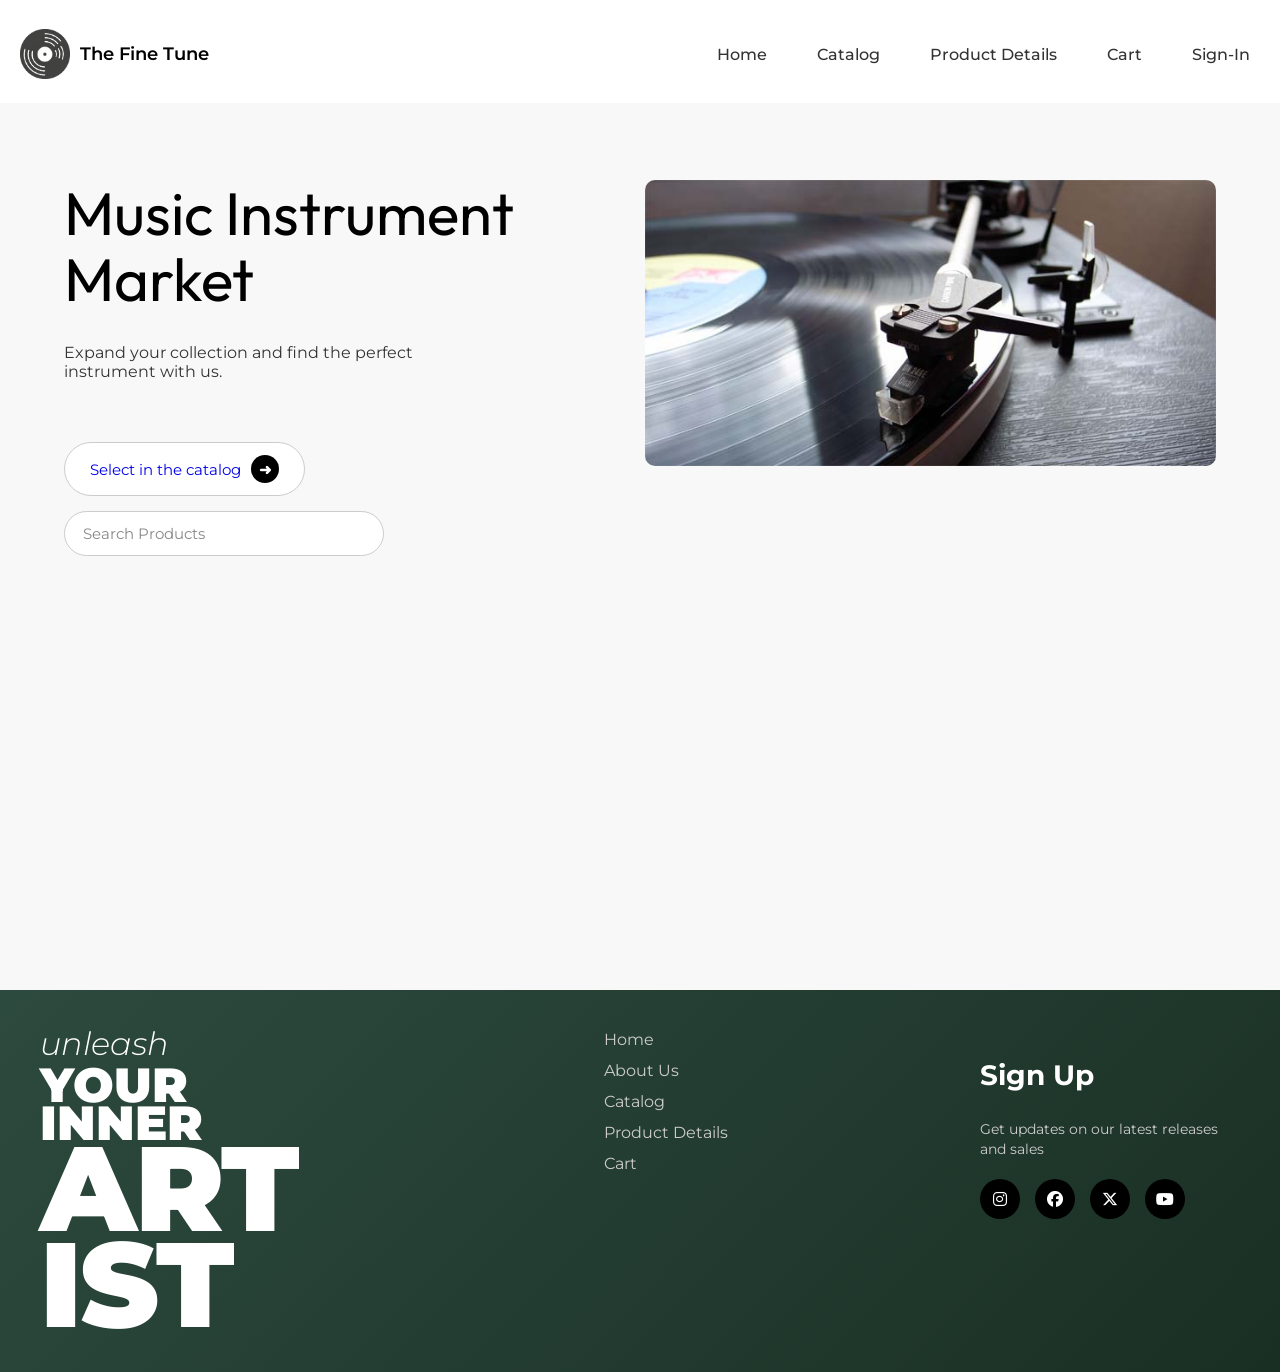
<file: structure/index.html>
<!DOCTYPE html>
<html lang="en">

<head>
    <meta charset="UTF-8" />
    <meta name="viewport" content="width=device-width, initial-scale=1.0" />
    <title>The Fine Tune</title>
    <link rel="stylesheet" href="../assets/css/styles.css">
    <link rel="stylesheet" href="../assets/css/header.css">
    <link rel="stylesheet" href="../assets/css/footer.css">
    <link href="https://fonts.googleapis.com/css2?family=Montserrat:ital,wght@0,100..900;1,100..900&display=swap"
        rel="stylesheet">
    <link
        href="https://fonts.googleapis.com/css2?family=Montserrat:ital,wght@0,100..900;1,100..900&family=Outfit:wght@100..900&display=swap"
        rel="stylesheet">
    <link rel="stylesheet" href="https://cdnjs.cloudflare.com/ajax/libs/font-awesome/6.5.1/css/all.min.css"
        crossorigin="anonymous" referrerpolicy="no-referrer" />
    <link id="favicon" rel="icon" type="image/jpg" href="../media/productimages/favicon.jpg">

</head>

<body>

    <div id="header"></div>

    <div class="container" id="hero-section">
        <div class="left">

            <div class="hero_text">Music Instrument Market</div>

            <p class="hero_desc">Expand your collection and find the perfect instrument with us.</p>
            <a href="catalog.html">
                <div class="btn">
                    Select in the catalog
                    <div class="circle-icon">➜</div>
                </div>
            </a>
            <div class="search-bar">
                <label for="search"></label>
                <input type="search" id="search" placeholder="Search Products">
            </div>
            <div id="search-results"></div>
        </div>

        <img class="vinyl" src="../media/productimages/vinyl-record.jpg" alt="instrument" />
    </div>
    <div id="footer"></div>
    <script>
        fetch("header.html")
            .then(res => res.text())
            .then(data => document.getElementById("header").innerHTML = data);

        fetch("footer.html")
            .then(res => res.text())
            .then(data => document.getElementById("footer").innerHTML = data);
    </script>
    <script src="../assets/javascript/productNames.js"></script>
    <script src="../assets/javascript/search.js"></script>

</body>

</html>
</file>
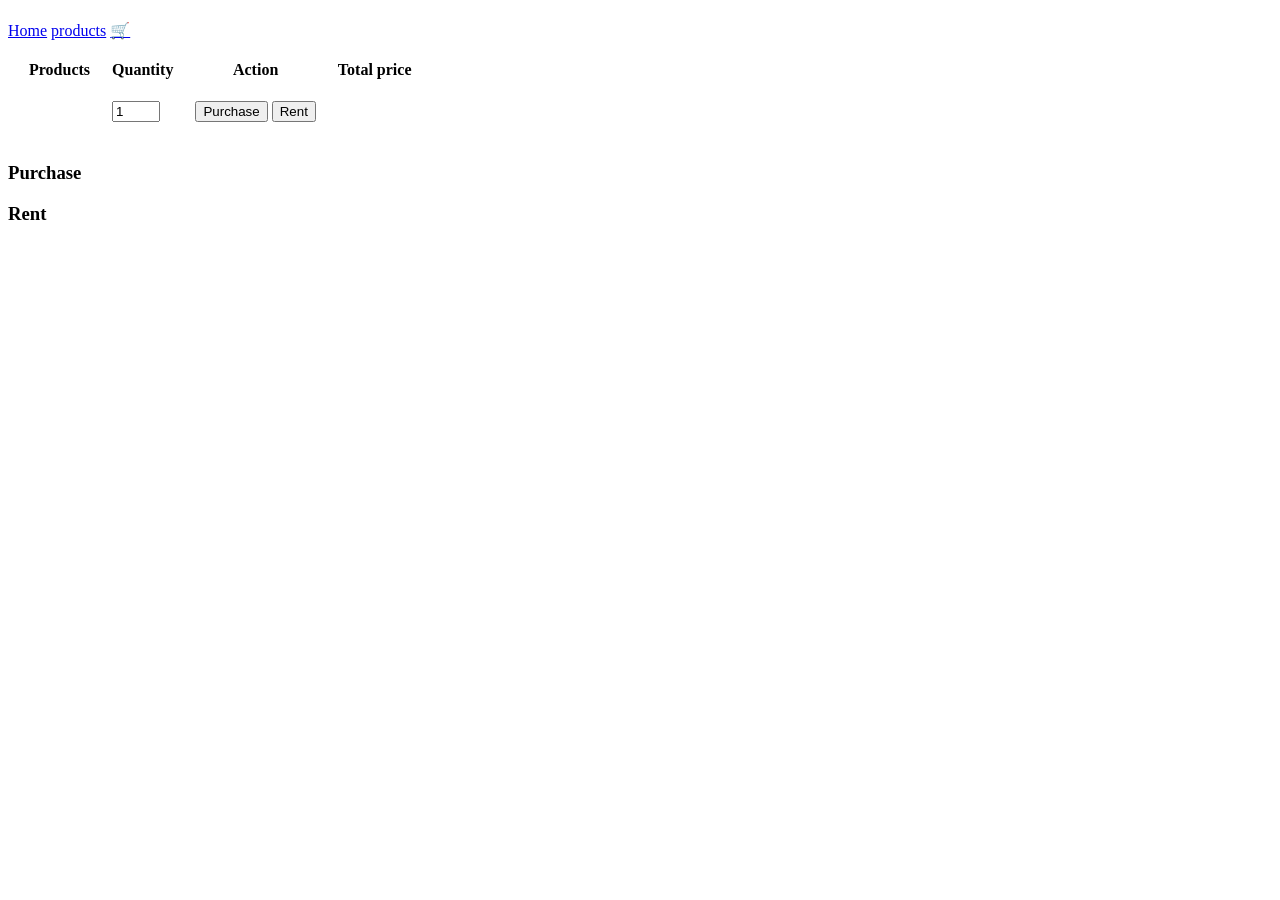
<file: cart.html>
<!DOCTYPE html>
<html>
    <head>
        <meta charset="UTF-8">
        <meta name="viewport" content="width=device-width, initial-scale=1.0">
    </head>

    <body>
        <h4> </h4>
        <nav>
            <a href="home.hmtl">Home</a>
            <a href="products.html "> products</a>
            <a href="cart.html">🛒</a>
        </nav>
        <section class="addtocart">
        <table cellspacing="20">
            <thead>
            <tr>
                <th>Products</th>
                <th>Quantity</th>
                <th>Action</th>
                <th>Total price</th>
            </tr>
            </thead>
            <tbody>
                <tr>
                    <td></td>
                    <td><input type="number" value="1" step="1" min="1" max="10"> </td>
                    <td><input type="button" value="Purchase"> <input type="button" value="Rent"></td>
                    <td></td>
                </tr>
            </tbody>
        </table>
        </section>
        <section>
            <h3>Purchase</h3>

        </section>
        <section>
            <h3>Rent</h3>
        </section>
        <footer>
            
        </footer>
    </body>

</html>
</file>
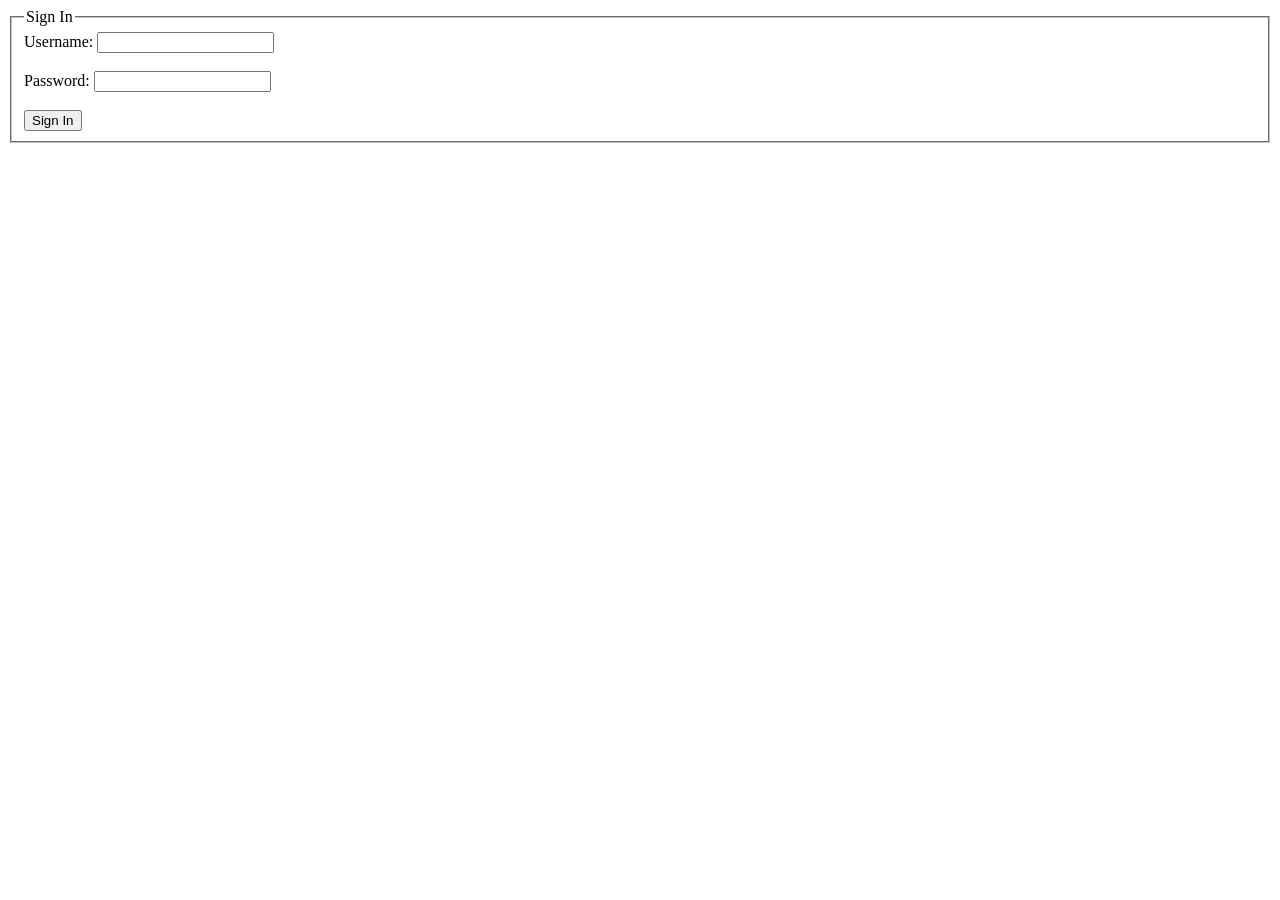
<file: signin.html>
<!DOCTYPE html>
<html lang="en">
    <head>
        <title>Sign In</title>
    </head>
    <body>
        <form id="signin">
            <fieldset>
                <legend>Sign In</legend>
                <label for="username">Username:</label>
                <input type="text" id="username" name="username">
                <br> <br>
                <label for="password">Password:</label>
                <input type="password" id="password" name="password">
                <br> <br>
                <input type="submit" value="Sign In">
            </fieldset>
        </form>
    </body>
</html>
</file>
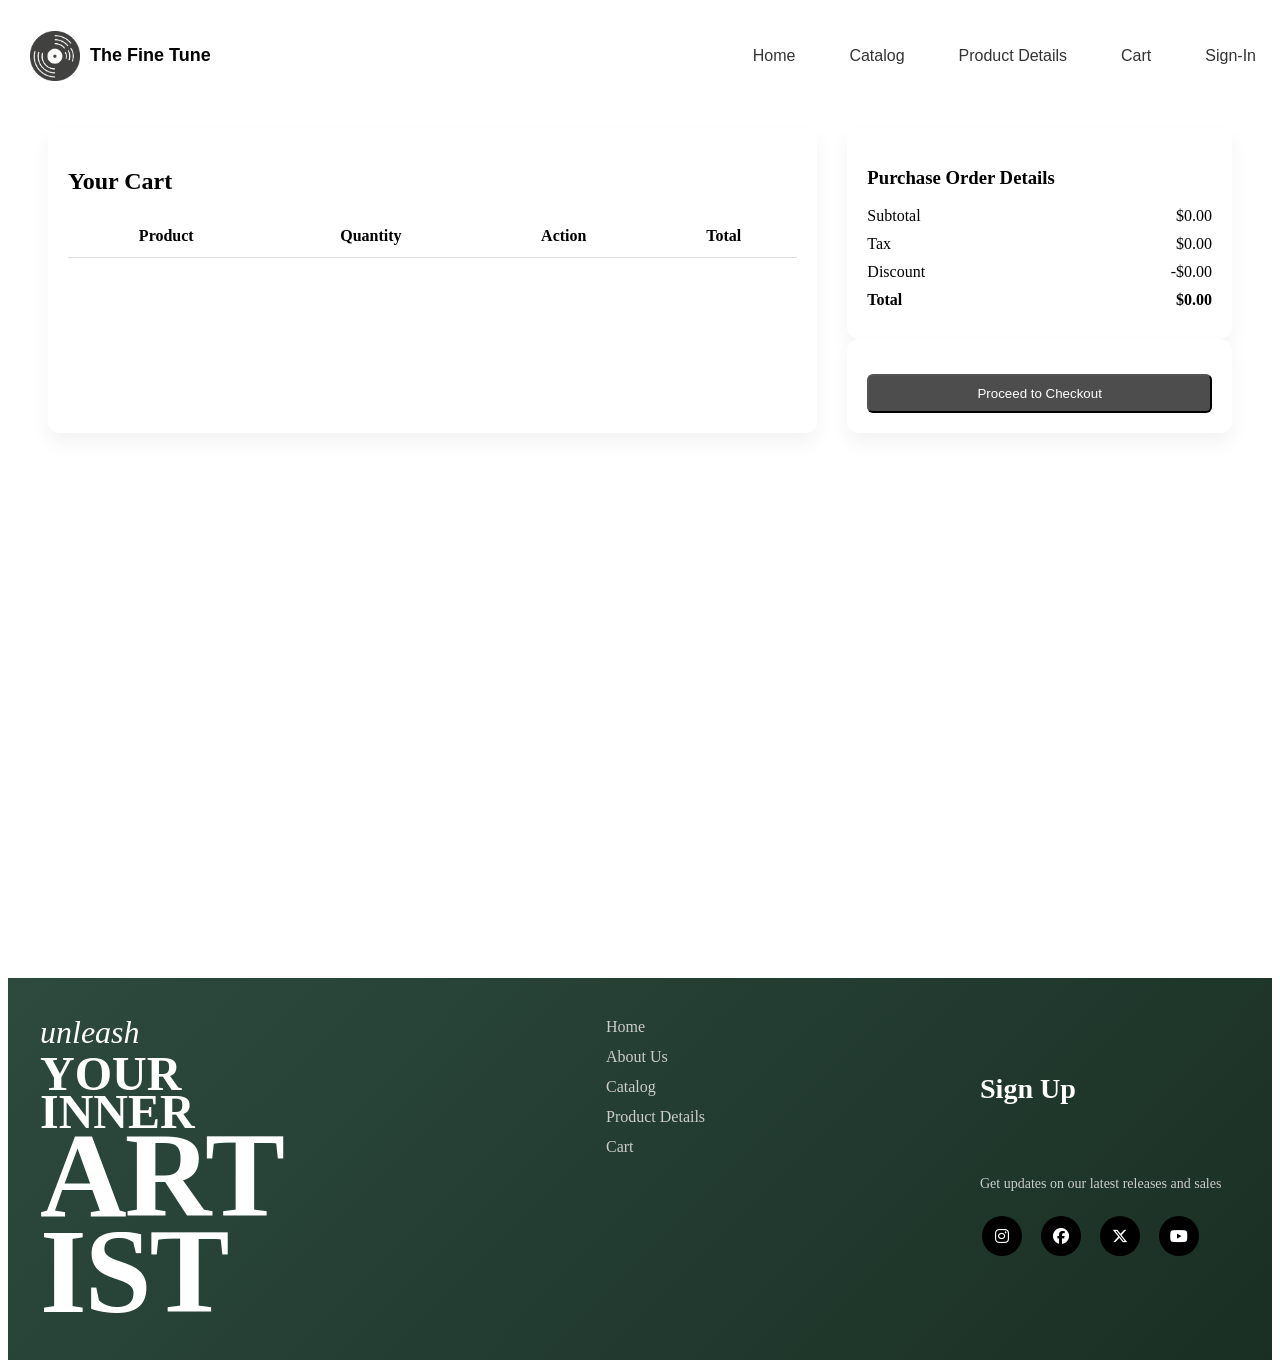
<file: structure/cart.html>
<!doctype html>
<html lang="en">
  <head>
    <meta charset="UTF-8" />
    <meta name="viewport" content="width=device-width, initial-scale=1.0" />
    <title>Shopping Cart</title>
    <link rel="stylesheet" href="../assets/css/cart.css" />
    <link rel="stylesheet" href="../assets/css/header.css" />
    <link rel="stylesheet" href="../assets/css/footer.css" />
    <link
      href="https://fonts.googleapis.com/css2?family=Inter:wght@400;500;600;700&display=swap"
      rel="stylesheet"
    />
    <link
      rel="stylesheet"
      href="https://cdnjs.cloudflare.com/ajax/libs/font-awesome/6.5.1/css/all.min.css"
      crossorigin="anonymous"
      referrerpolicy="no-referrer"
    />
  </head>

  <body>
    <div id="header"></div>

    <div class="container">
      <div class="main-grid">
        <div class="card">
          <h2>Your Cart</h2>

          <div class="cart-box">
            <table class="cart-table">
              <thead>
                <tr>
                  <th>Product</th>
                  <th>Quantity</th>
                  <th>Action</th>
                  <th>Total</th>
                </tr>
              </thead>

              <tbody></tbody>
            </table>
          </div>
        </div>

        <div>
          <div class="card details">
            <h3>Purchase Order Details</h3>
            <p>
              <span>Subtotal</span
              ><span id="subtotal" class="total-price">$0.00</span>
            </p>
            <p><span>Tax</span><span id="tax">$0.00</span></p>
            <p><span>Discount</span><span id="discount">-$0.00</span></p>
            <p class="total">
              <span>Total</span
              ><span id="total" class="total-price">$0.00</span>
            </p>
          </div>

          <div class="card details">
            <div class="checkout">
              <button onclick="checkout()">Proceed to Checkout</button>
            </div>
          </div>
        </div>
      </div>
    </div>

    <div id="footer"></div>
    <script>
      fetch("header.html")
        .then((response) => response.text())
        .then((data) => {
          document.getElementById("header").innerHTML = data;
        });
      fetch("footer.html")
        .then((response) => response.text())
        .then((data) => {
          document.getElementById("footer").innerHTML = data;
        });
    </script>
    <script>
      function checkout() {
        window.location.href = "checkout.html";
      }
    </script>
    <script src="../assets/javascript/script.js">
          function checkout() {
          window.location.href = "checkout.html";
      }
    </script>
  </body>
</html>
</file>
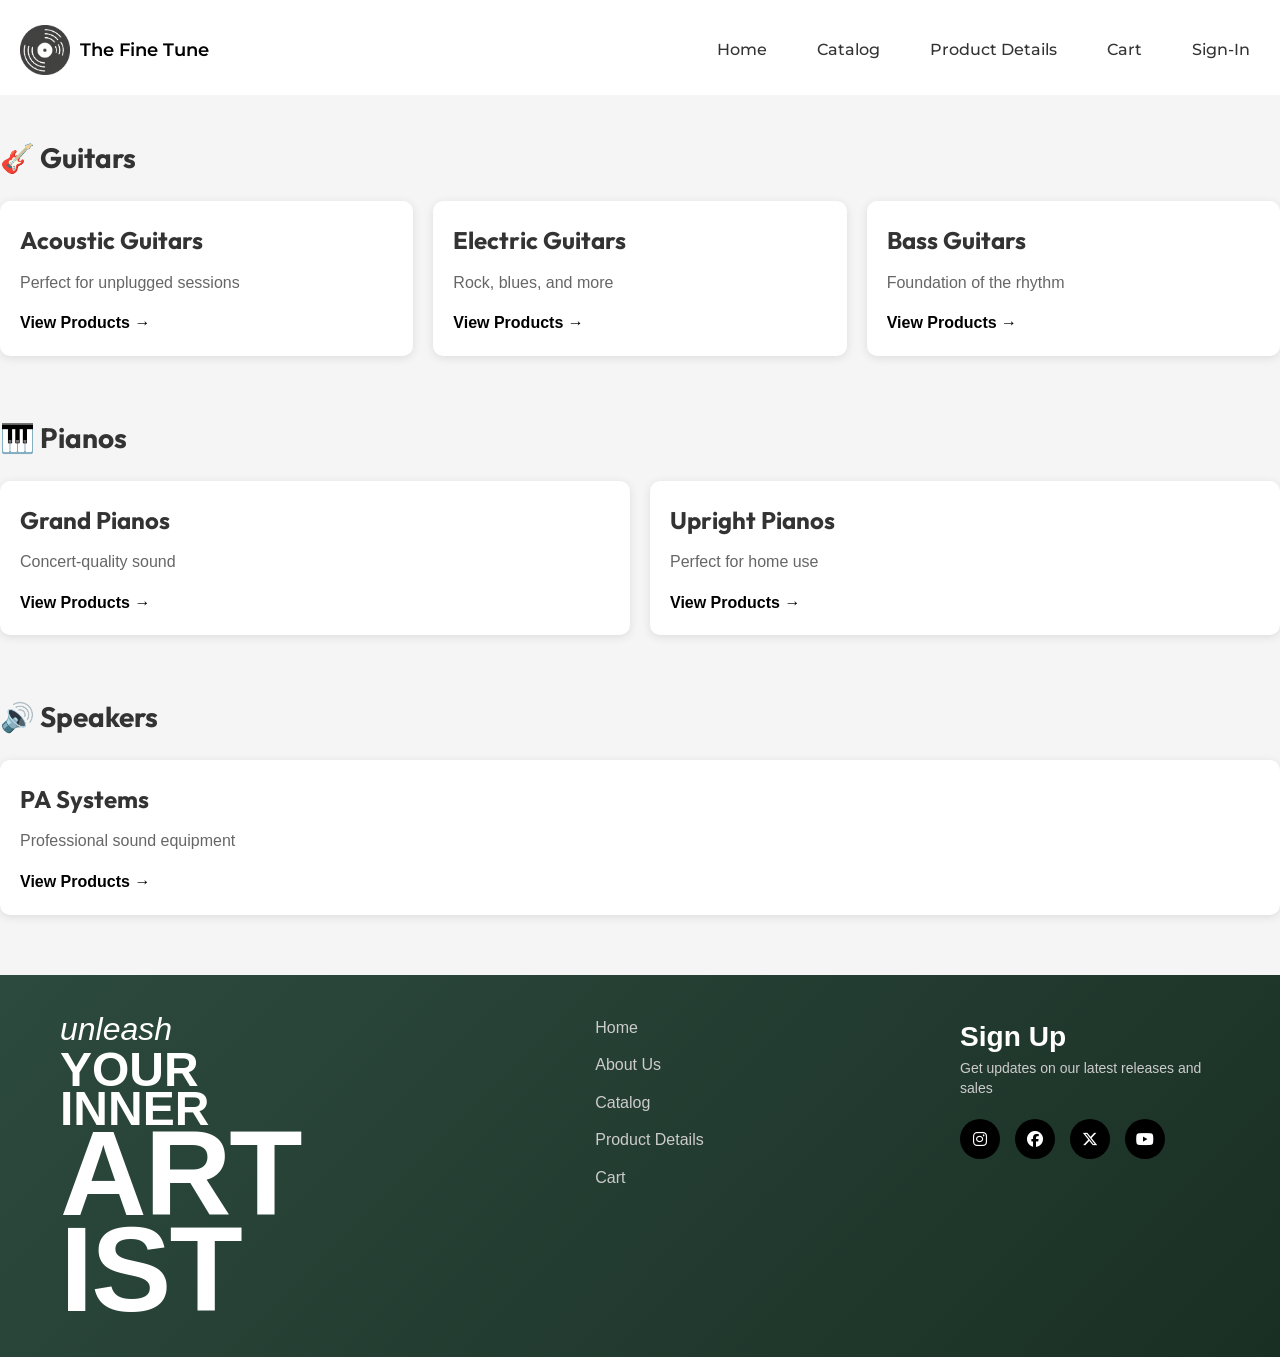
<file: structure/catalog.html>
<!DOCTYPE html>
<html lang="en">
<head>
    <meta charset="UTF-8" />
    <meta name="viewport" content="width=device-width, initial-scale=1.0" />
    <title>Product Catalog</title>
    <link rel="stylesheet" href="../assets/css/catalog.css" />
    <link rel="stylesheet" href="../assets/css/header.css">
    <link rel="stylesheet" href="../assets/css/footer.css">
    <script src="../assets/javascript/catalog.js"></script>
    <link href="https://fonts.googleapis.com/css2?family=Montserrat:ital,wght@0,100..900;1,100..900&display=swap" rel="stylesheet">
    <link href="https://fonts.googleapis.com/css2?family=Montserrat:ital,wght@0,100..900;1,100..900&family=Outfit:wght@100..900&display=swap" rel="stylesheet">
    <link rel="stylesheet" href="https://cdnjs.cloudflare.com/ajax/libs/font-awesome/6.5.1/css/all.min.css"
        crossorigin="anonymous" referrerpolicy="no-referrer" />
    <link id="favicon" rel="icon" type="image/jpg" href="../media/productimages/favicon.jpg">
</head>

<body>
    <div id="header"></div>

    <main class="catalog-main">
        <h1>Our Product Catalog</h1>
        <p class="catalog-description">Browse our collection and find your perfect instrument</p>

        <section id="guitars" class="catalog-section">
            <h2>🎸 Guitars</h2>
            <div class="subcategory-grid">
                <a href="productdetails.html#acoustic-guitars" class="subcategory-card">
                    <h3>Acoustic Guitars</h3>
                    <p>Perfect for unplugged sessions</p>
                    <span>View Products →</span>
                </a>
                <a href="productdetails.html#electric-guitars" class="subcategory-card">
                    <h3>Electric Guitars</h3>
                    <p>Rock, blues, and more</p>
                    <span>View Products →</span>
                </a>
                <a href="productdetails.html#bass-guitars" class="subcategory-card">
                    <h3>Bass Guitars</h3>
                    <p>Foundation of the rhythm</p>
                    <span>View Products →</span>
                </a>
            </div>
        </section>

        <section id="pianos" class="catalog-section">
            <h2>🎹 Pianos</h2>
            <div class="subcategory-grid">
                <a href="productdetails.html#grand-pianos" class="subcategory-card">
                    <h3>Grand Pianos</h3>
                    <p>Concert-quality sound</p>
                    <span>View Products →</span>
                </a>
                <a href="productdetails.html#upright-pianos" class="subcategory-card">
                    <h3>Upright Pianos</h3>
                    <p>Perfect for home use</p>
                    <span>View Products →</span>
                </a>
            </div>
        </section>

        <section id="speakers" class="catalog-section">
            <h2>🔊 Speakers</h2>
            <div class="subcategory-grid">
                <a href="productdetails.html#speakers" class="subcategory-card">
                    <h3>PA Systems</h3>
                    <p>Professional sound equipment</p>
                    <span>View Products →</span>
                </a>
            </div>
        </section>
    </main>
    <div id="footer"></div>
</body>
</html>
</file>
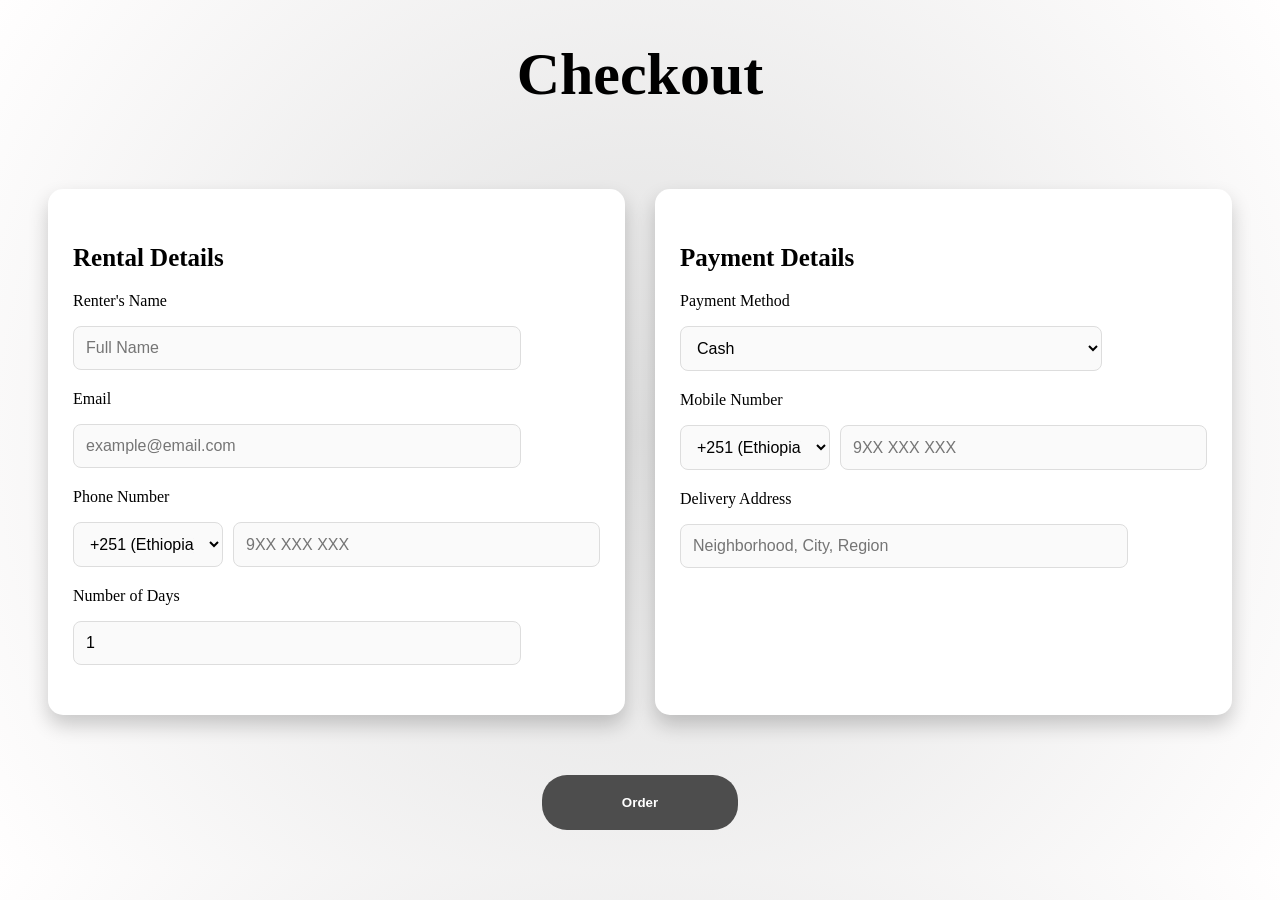
<file: structure/checkout.html>
<!DOCTYPE html>
<html lang="en">
<head>
    <meta charset="UTF-8">
    <meta name="viewport" content="width=device-width, initial-scale=1.0">
    <title>Checkout</title>

    <link rel="stylesheet" href="../assets/css/checkout.css">
    <link href="https://fonts.googleapis.com/css2?family=Inter:wght@400;500;600;700&display=swap" rel="stylesheet">
</head>

<body>

<header>
    <h1>Checkout</h1>
</header>

<div class="container">

    <!-- RENTAL DETAILS -->
    <div class="card">
        <h3>Rental Details</h3>

        <label>Renter's Name</label>
        <input type="text" placeholder="Full Name">

        <label>Email</label>
        <input type="email" placeholder="example@email.com">

        <label>Phone Number</label>
        <div class="phone-input">
            <select>
                <option>+251 (Ethiopia)</option>
            </select>
            <input type="tel" placeholder="9XX XXX XXX">
        </div>

        <label>Number of Days</label>
        <input type="number" min="1" value="1">
    </div>

    <!-- PAYMENT DETAILS -->
    <div class="card">
        <h3>Payment Details</h3>

        <label>Payment Method</label>
        <select>
            <option>Cash</option>
            <option>CBE Birr</option>
            <option>Tele Birr</option>
            <option>HelloCash</option>
        </select>

        <label>Mobile Number</label>
        <div class="phone-input">
            <select>
                <option>+251 (Ethiopia)</option>
            </select>
            <input type="tel" placeholder="9XX XXX XXX">
        </div>

        <label>Delivery Address</label>
        <input type="text" placeholder="Neighborhood, City, Region">
    </div>

</div>

<button class="order-button">Order</button>

</body>
</html>
</file>
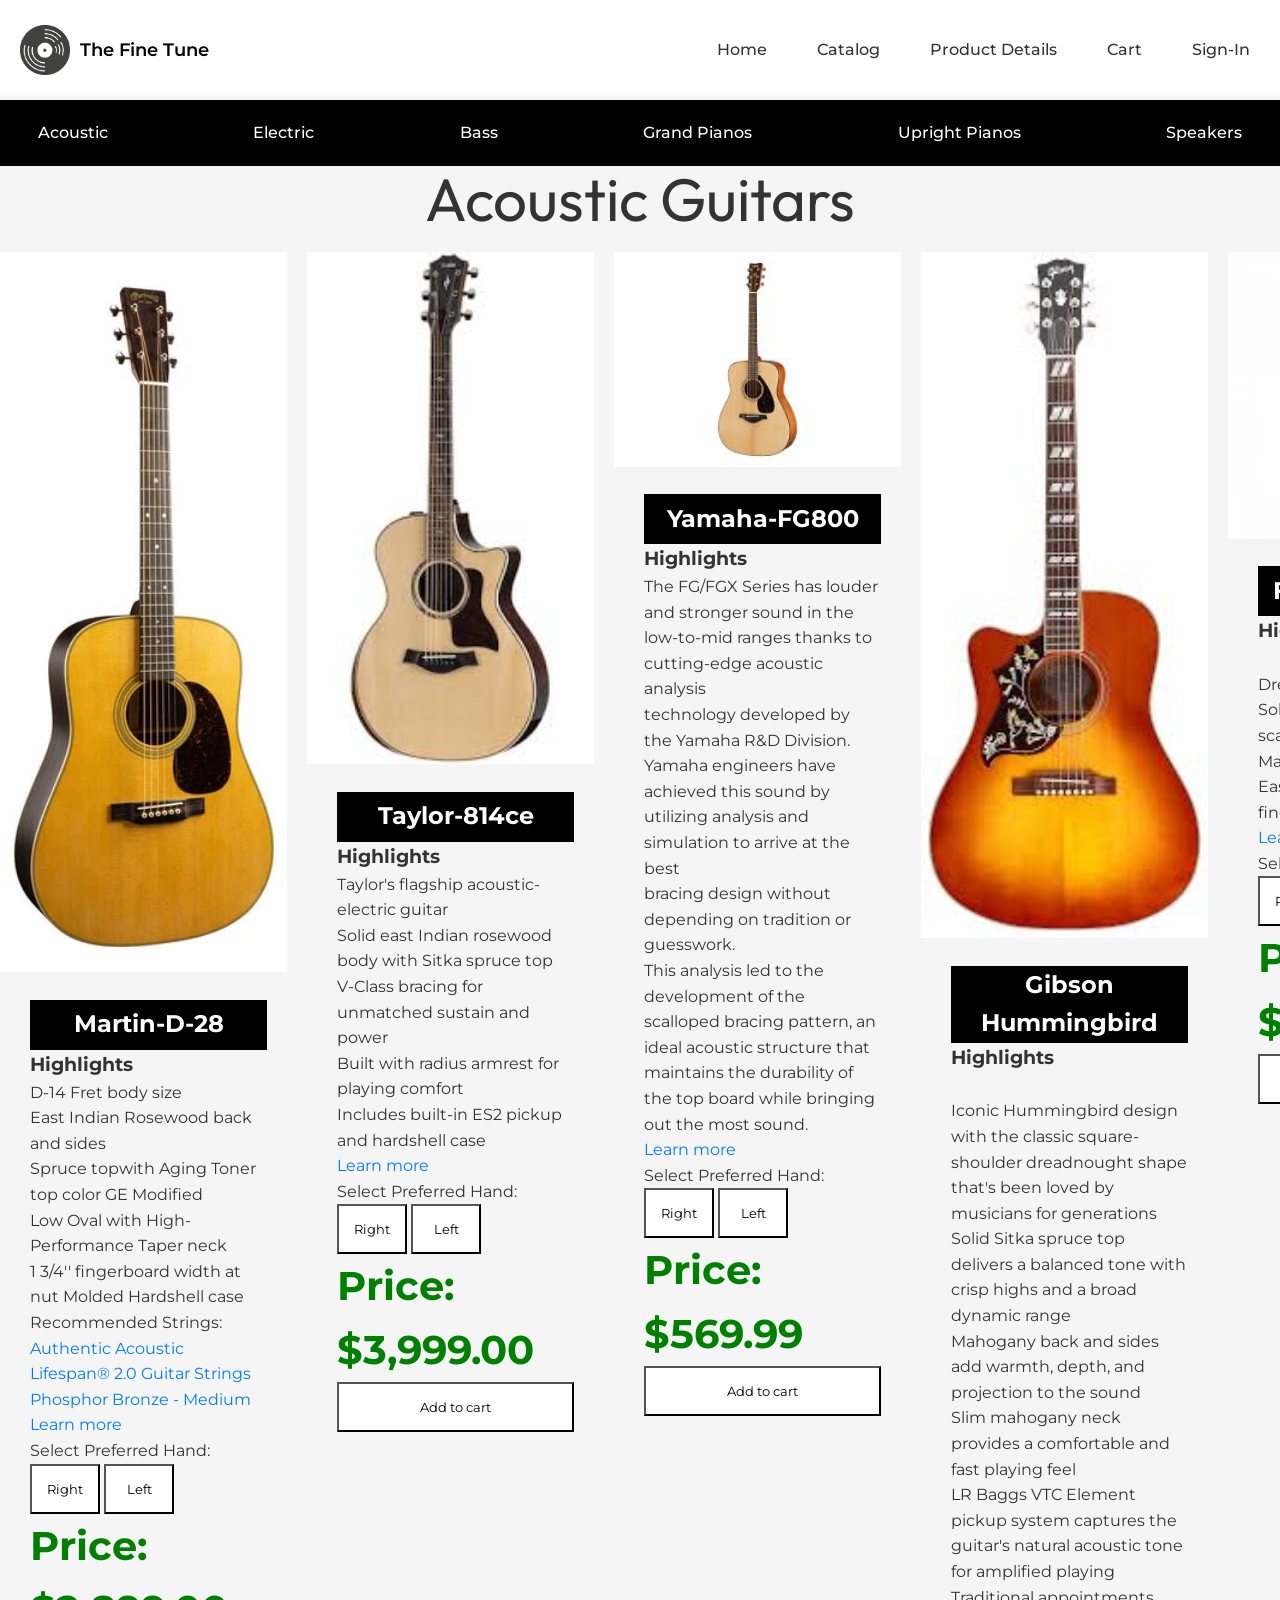
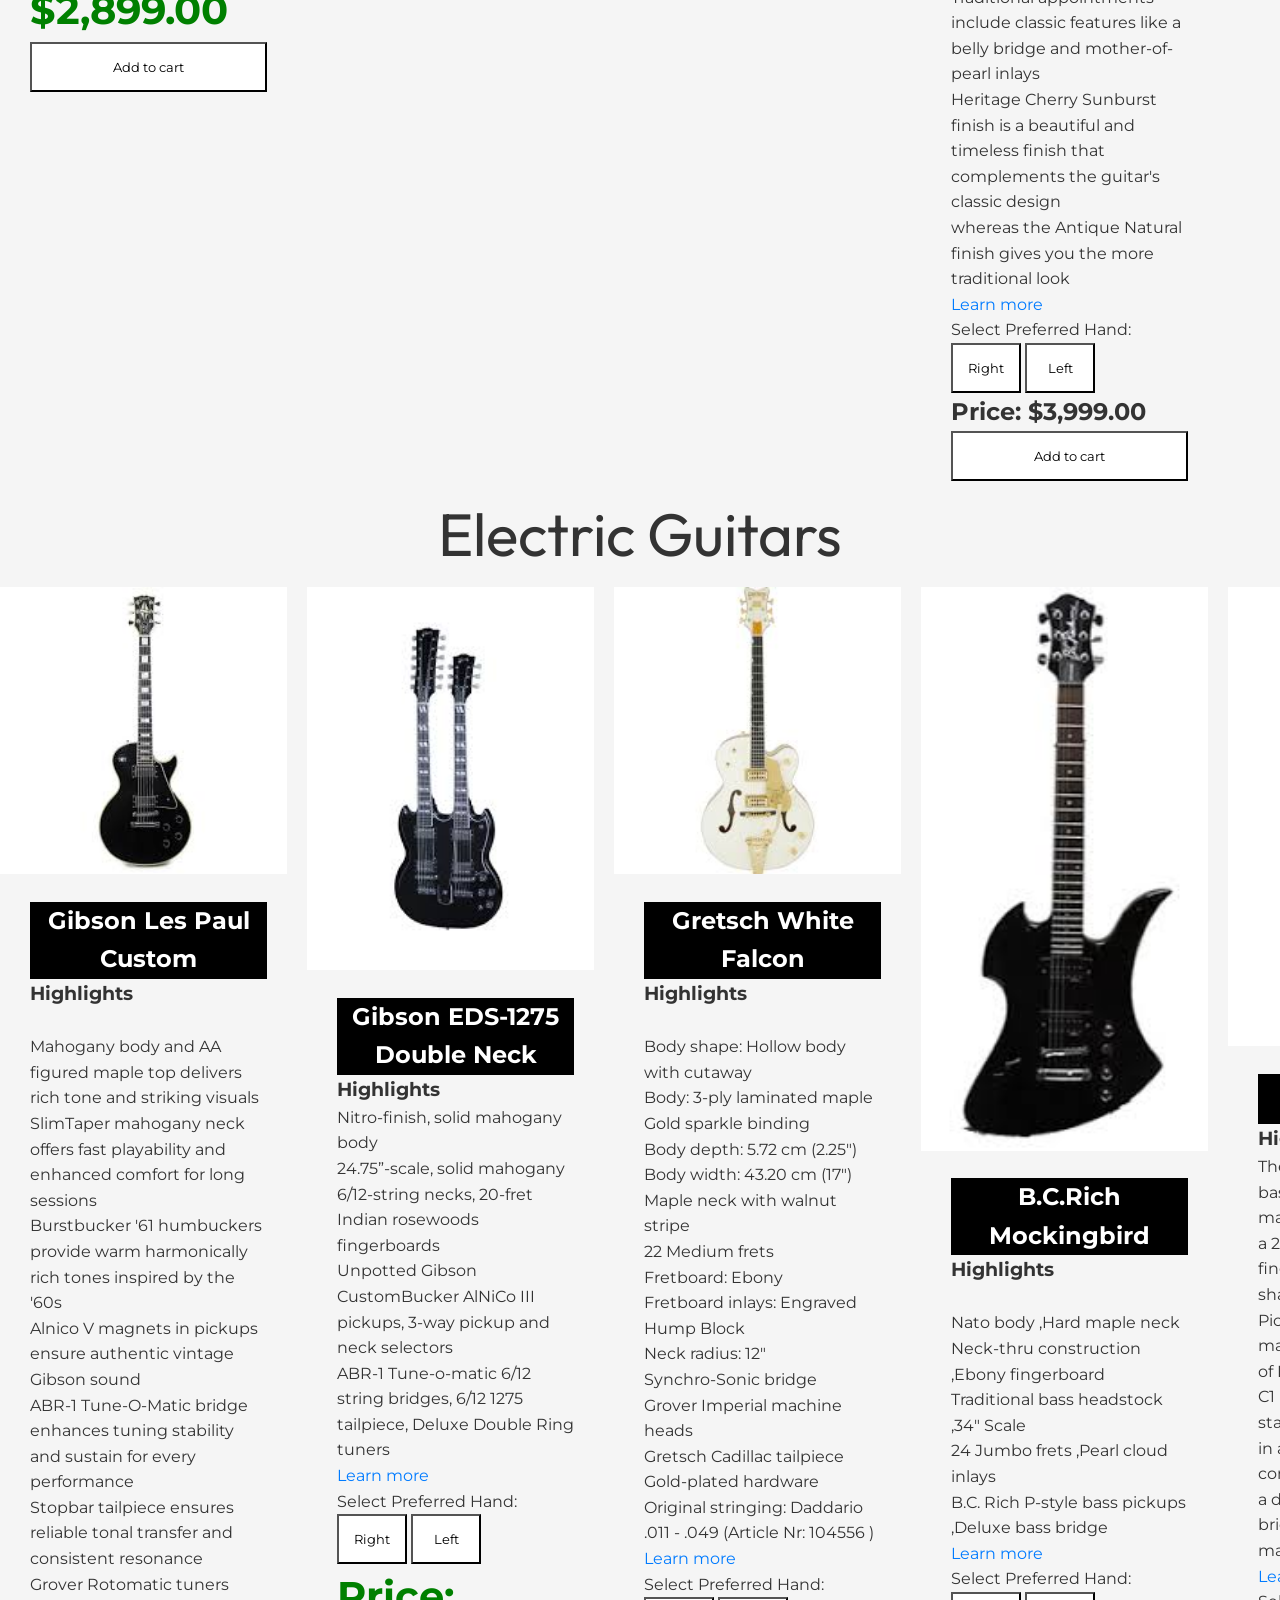
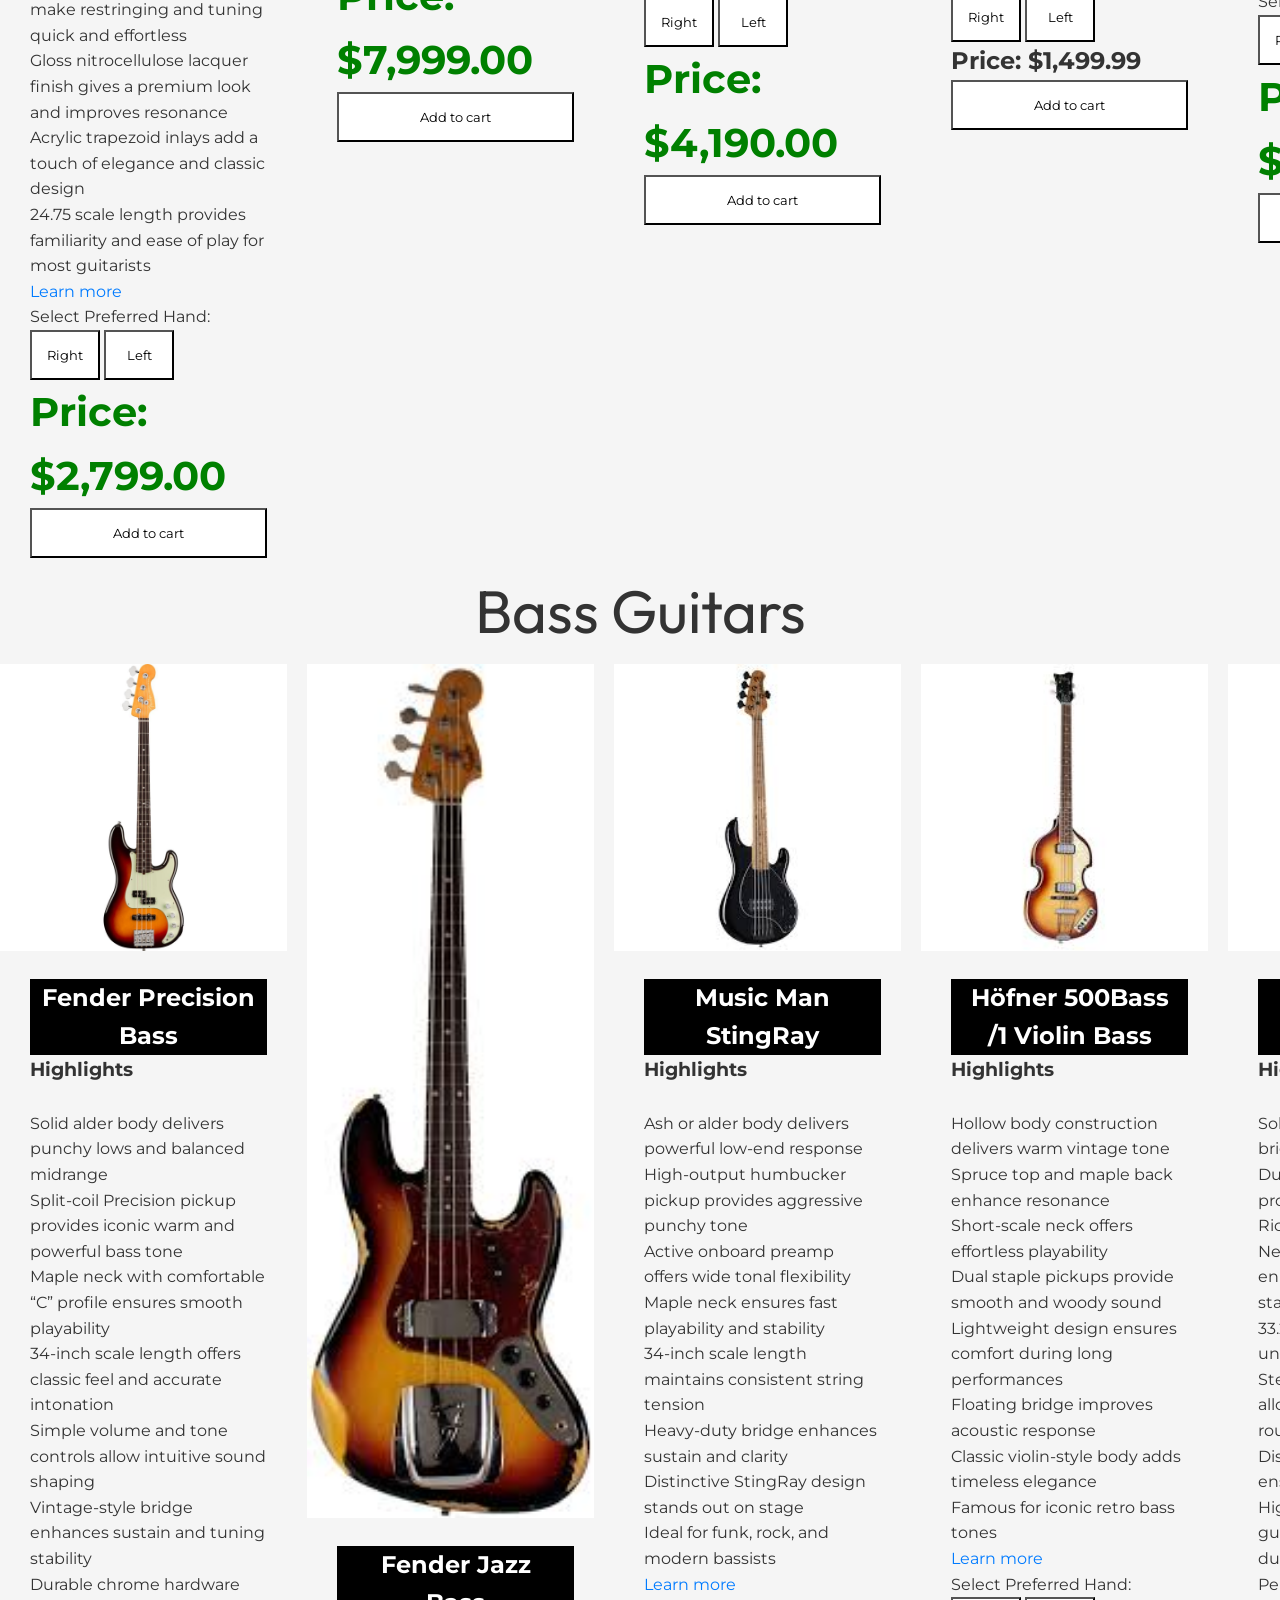
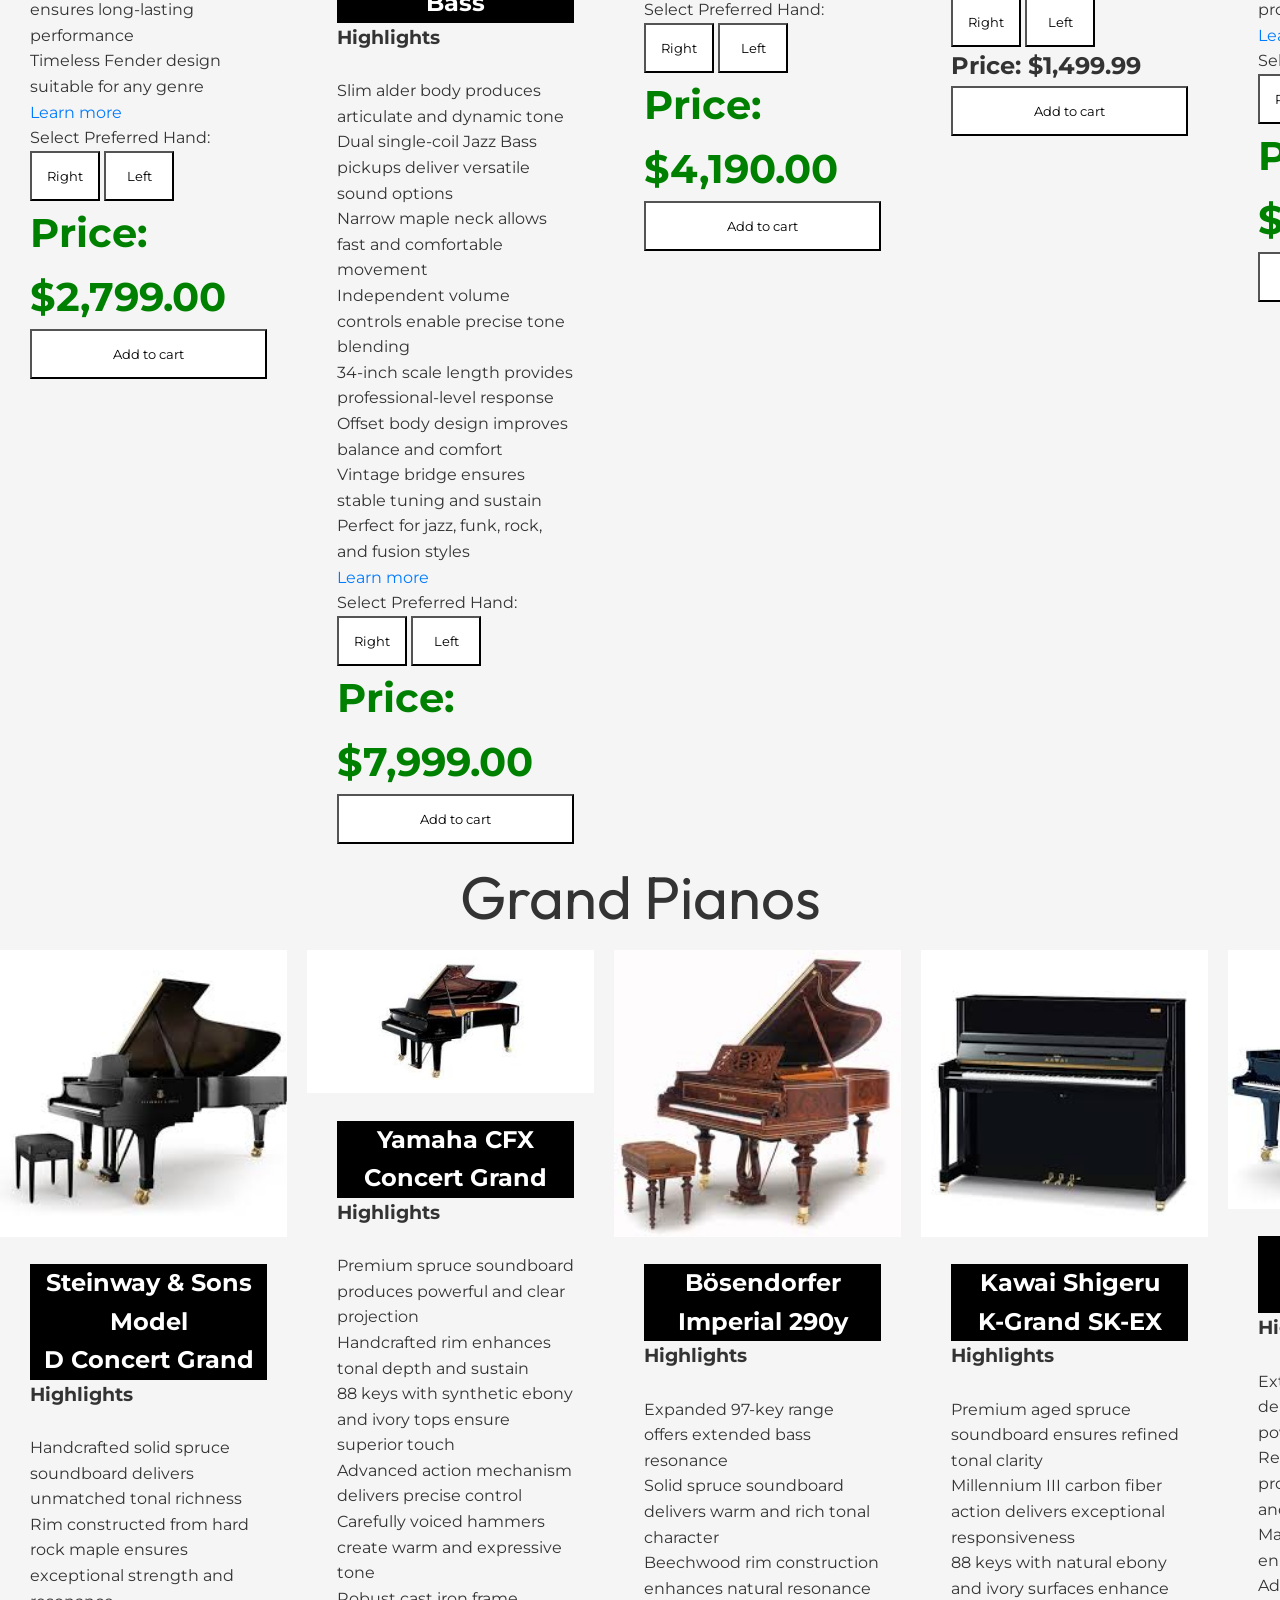
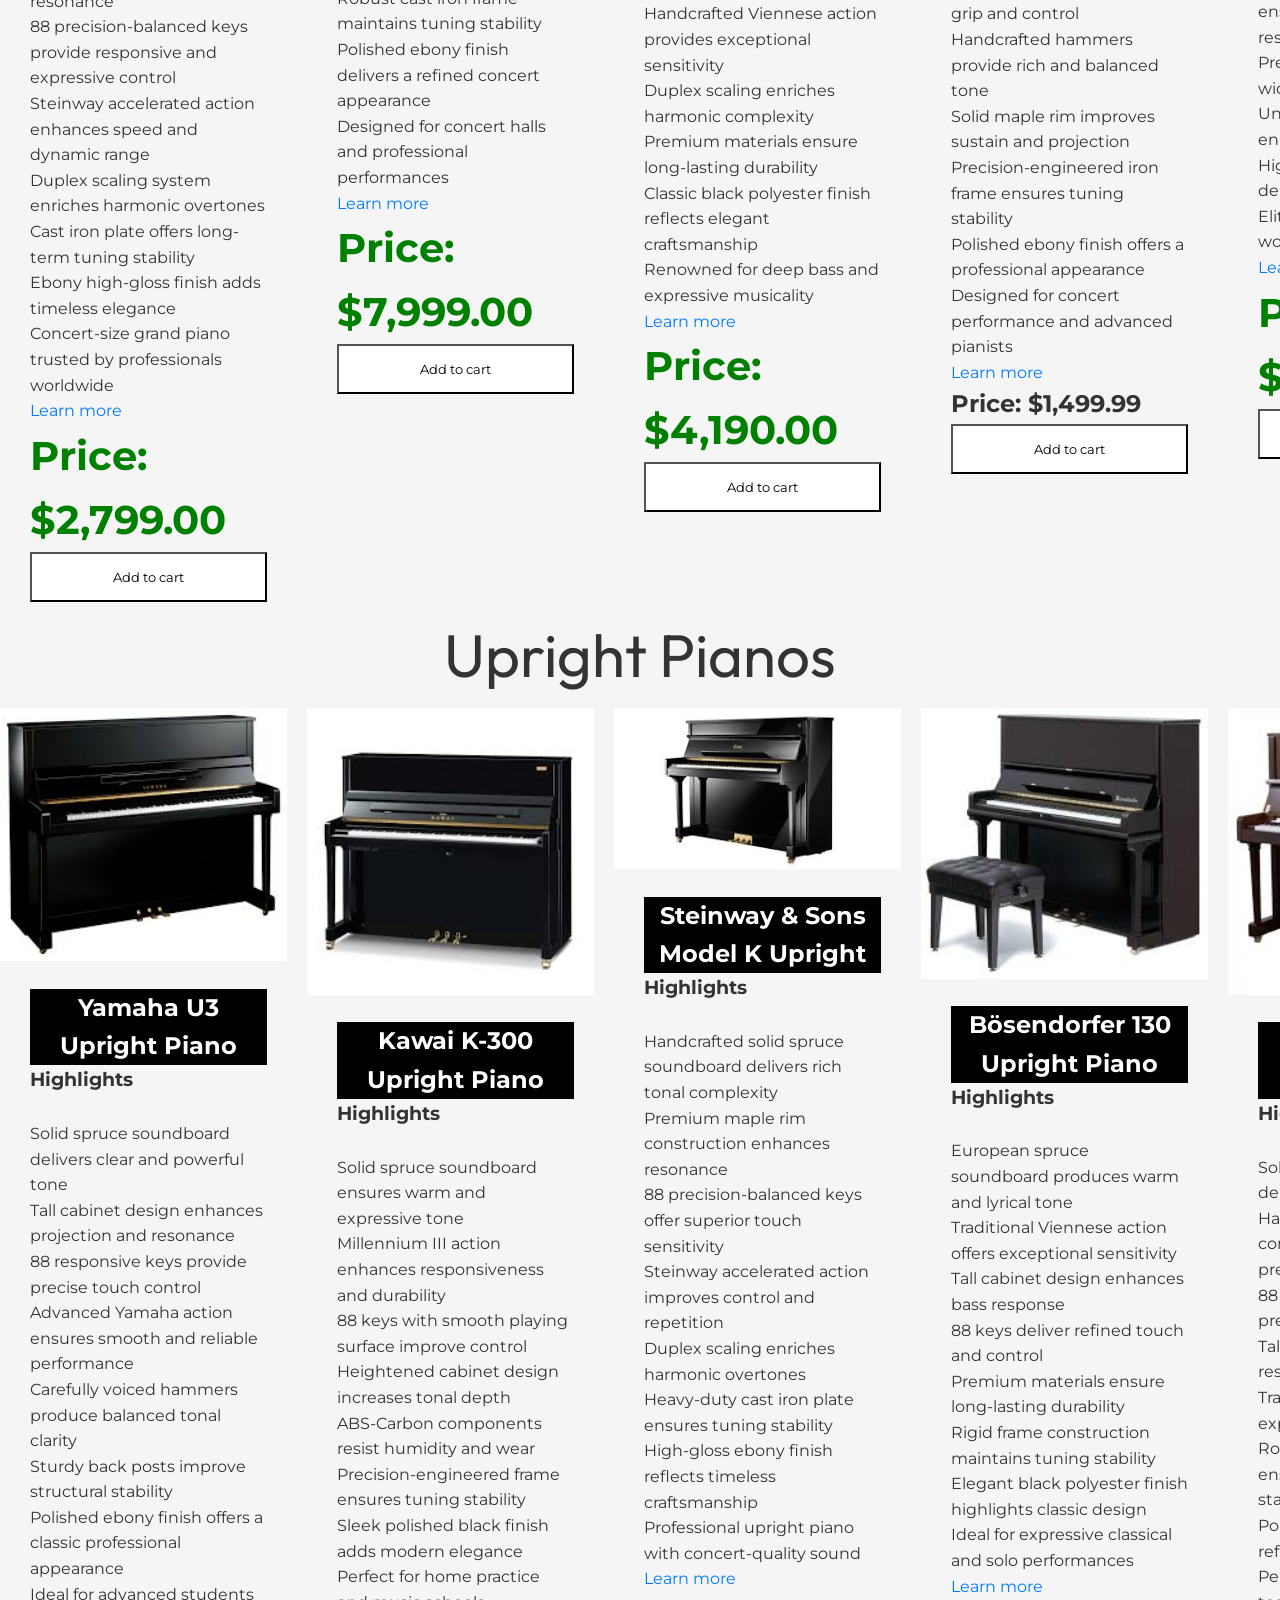
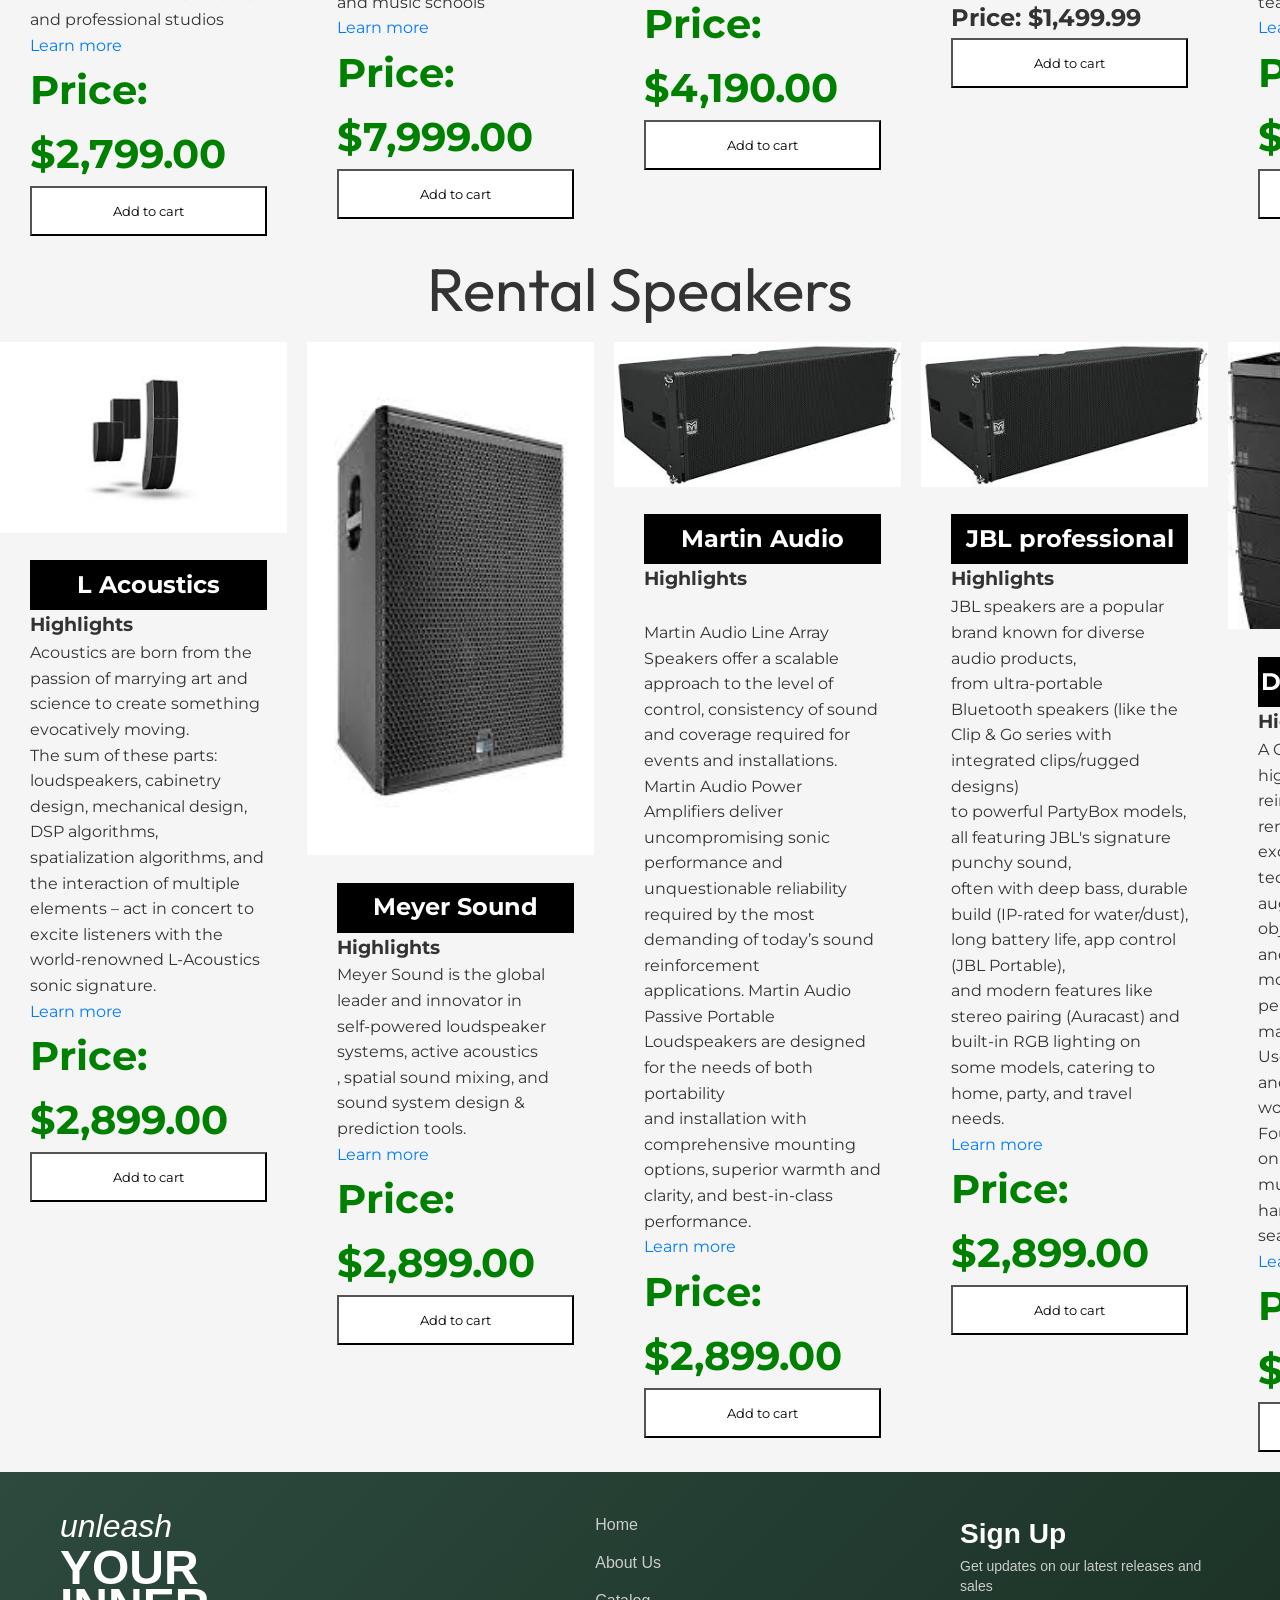
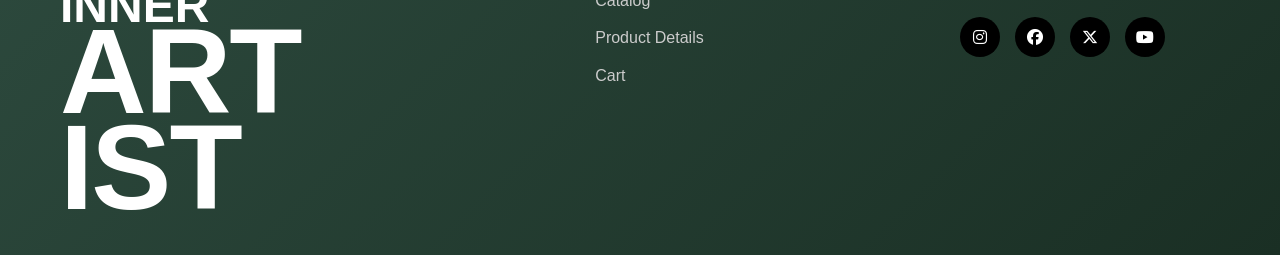
<file: structure/productdetails.html>
<!DOCTYPE html>
<html>
  <head>
    <link rel="stylesheet" href="../assets/css/details.css" />
    <link rel="stylesheet" href="../assets/css/footer.css"/>
    <link rel="stylesheet" href="../assets/css/header.css"/>
        <link rel="preconnect" href="https://fonts.googleapis.com">
    <link rel="preconnect" href="https://fonts.gstatic.com" crossorigin>
    <link href="https://fonts.googleapis.com/css2?family=Montserrat:ital,wght@0,100..900;1,100..900&display=swap"
        rel="stylesheet">
    <link
        href="https://fonts.googleapis.com/css2?family=Montserrat:ital,wght@0,100..900;1,100..900&family=Outfit:wght@100..900&display=swap"
        rel="stylesheet">
    <link rel="stylesheet" href="https://cdnjs.cloudflare.com/ajax/libs/font-awesome/6.5.1/css/all.min.css"
        crossorigin="anonymous" referrerpolicy="no-referrer" />
    <link id="favicon" rel="icon" type="image/jpg" href="../media/productimages/favicon.jpg">
 

  </head>
  <title>Product Details</title>
  <body>
    <div id="header"></div>
    
    <nav class="internal-nav">
        <a href="#acoustic-guitars">Acoustic</a>
        <a href="#electric-guitars">Electric</a>
        <a href="#bass-guitars">Bass</a>
        <a href="#grand-pianos">Grand Pianos</a>
        <a href="#upright-pianos">Upright Pianos</a>
        <a href="#speakers">Speakers</a>
    </nav>
  
  <section id="acoustic-guitars">
   <div class="mainproducts">Acoustic Guitars</div>
    
   <div class="acousticguitars"> 
      <div class="productcard" id = "product-1">
        <div class="product-image">
          <img
            src="../media/productimages/martinD28official.png"
            alt="martin-D-28"
            class="images"
          />
        </div>
        <div class="productdetails">
          <h2 class="titles">Martin-D-28</h2>
          <h3>Highlights</h3>
          <p>
            D-14 Fret body size <br />East Indian Rosewood back and sides
            <br />
            Spruce topwith Aging Toner <br />
            top color GE Modified<br />
            Low Oval with High-Performance Taper neck <br />
            1 3/4'' fingerboard width at nut Molded Hardshell case
            <br />Recommended Strings: 
            <a href="https://www.amazon.com/Martin-Strings-Acoustic-Guitar-41Y18MA540T/dp/B07GP5NV6J">Authentic Acoustic Lifespan® 2.0 Guitar
            Strings Phosphor Bronze - Medium</a></a>
          </p>
          <a href="">Learn more</a><br>
          <p class="handparagraph">Select Preferred Hand: </p>
          
          <button class="hand">Right</button>
          <button class="hand">Left</button>
          <h2 class="price">Price: $2,899.00</h2>
          
          <button class="cartbutton">Add to cart</button>
        </div>
      </div>
      <div class="productcard" id="product-2">
        <div class="product-image">
          <img src="../media/productimages/Taylor814ce.png" alt="Taylor-814ce" />
        </div>
        <div class="productdetails">
          <h2 class="titles">Taylor-814ce</h2>
          <h3>Highlights</h3>
          <p>
           Taylor's flagship acoustic-electric guitar
<br>Solid east Indian rosewood body with Sitka spruce top
<br>V-Class bracing for unmatched sustain and power
<br>Built with radius armrest for playing comfort
<br>Includes built-in ES2 pickup and hardshell case
          </p>
          <a href="">Learn more</a><br>
          <p class="handparagraph">Select Preferred Hand: </p>
          
          <button class="hand">Right</button>
          <button class="hand">Left</button>
          <h2 class="price">Price: $3,999.00</h2>
          <button class="cartbutton">Add to cart</button>
        </div>
      </div>
      <div class="productcard" id="product-3">
        <div class="product-image">
          <img src="../media/productimages/YamahaFG800.png" alt="Yamaha-FG800" />
        </div>
        <div class="productdetails">
          <h2 class="titles">Yamaha-FG800</h2>
          <h3>Highlights</h3>
          <p>
     The FG/FGX Series has louder and stronger sound in the low-to-mid ranges thanks to cutting-edge acoustic analysis
     <br> technology developed by the Yamaha R&D Division.
     <br> Yamaha engineers have achieved this sound by utilizing analysis and simulation to arrive at the best <br>
      bracing design without depending on tradition or guesswork.
     <br> This analysis led to the development of the scalloped bracing pattern, an ideal acoustic structure that<br>
      maintains the durability of the top board while bringing out the most sound.
          </p>
          <a href="">Learn more</a><br>
          <p class="handparagraph">Select Preferred Hand: </p>
          
          <button class="hand">Right</button>
          <button class="hand">Left</button>
          <h2 class="price">Price: $569.99</h2>
          <button class="cartbutton">Add to cart</button>
        </div>
      </div>
      <div class="productcard" id="product-4">
        <div class="product-image">
          <img src="../media/productimages/GibsonHummingbirdStandard.png" alt="Gibson-Hummingbird Standard" />
        </div>
        <div class="productdetails">
          <h2 class="titles">Gibson <br>Hummingbird</h2>
          <h3>Highlights</h3>
          <p>
           <br>Iconic Hummingbird design with the classic square-shoulder dreadnought shape that's been loved by musicians for generations
            <br>Solid Sitka spruce top delivers a balanced tone with crisp highs and a broad dynamic range
            <br>Mahogany back and sides add warmth, depth, and projection to the sound
            <br>Slim mahogany neck provides a comfortable and fast playing feel
            <br>LR Baggs VTC Element pickup system captures the guitar's natural acoustic tone for amplified playing
            <br>Traditional appointments include classic features like a belly bridge and mother-of-pearl inlays
            <br>Heritage Cherry Sunburst finish is a beautiful and timeless finish that complements the guitar's classic design
            <br>
             whereas the Antique Natural finish gives you the more traditional look
          </p>
          <a href="">Learn more</a><br>
          <p class="handparagraph">Select Preferred Hand: </p>
          
          <button class="hand">Right</button>
          <button class="hand">Left</button>
          <h2 title="price">Price: $3,999.00</h2>
          <button class="cartbutton">Add to cart</button>
        </div>
      </div>
      <div class="productcard" id="product-5">
        <div class="product-image">
          <img src="../media/productimages/FenderCD60S.png" alt="Fender-CD-60S" />
        </div>
        <div class="productdetails">
          <h2 class="titles">Fender – CD-60S</h2>
          <h3>Highlights</h3>
          <p>
        <br>Dreadnought body style
        <br>Solid spruce top with scalloped "X"-bracing
        <br>Mahogany back and sides
        <br>Easy-to-play neck with rolled fingerboard edges
          </p>
          <a href="">Learn more</a><br>
          <p class="handparagraph">Select Preferred Hand: </p>
          
          <button class="hand">Right</button>
          <button class="hand">Left</button>
          <h2 class="price">Price: $209.99</h2>
          <button class="cartbutton">Add to cart</button>
        </div>
      </div>
     </section>
  
 <section id="electric-guitars">
  <div class="mainproducts">Electric Guitars</div>
    <div class="electricguitars">
        <div class="productcard" id="product-6">
        <div class="product-image">
          <img
            src="../media/productimages/GibsonLesPaulCustom.png"
            alt="Gibson Les Paul Custom"
            class="images"
          />
        </div>
        <div class="productdetails">
          <h2 class="titles">Gibson Les Paul <br>Custom</h2>
          <h3>Highlights</h3>
          <p>
            <br>Mahogany body and AA figured maple top delivers rich tone and striking visuals
            <br>SlimTaper mahogany neck offers fast playability and enhanced comfort for long sessions
            <br>Burstbucker '61 humbuckers provide warm harmonically rich tones inspired by the '60s
            <br>Alnico V magnets in pickups ensure authentic vintage Gibson sound
            <br>ABR-1 Tune-O-Matic bridge enhances tuning stability and sustain for every performance
            <br>Stopbar tailpiece ensures reliable tonal transfer and consistent resonance
            <br>Grover Rotomatic tuners make restringing and tuning quick and effortless
            <br>Gloss nitrocellulose lacquer finish gives a premium look and improves resonance
            <br>Acrylic trapezoid inlays add a touch of elegance and classic design
            <br>24.75 scale length provides familiarity and ease of play for most guitarists
          </p>
          <a href="">Learn more</a><br>
          <p class="handparagraph">Select Preferred Hand: </p>
          
          <button class="hand">Right</button>
          <button class="hand">Left</button>
          <h2 class="price">Price: $2,799.00</h2>
          <button class="cartbutton">Add to cart</button>
        </div>
      </div>
      <div class="productcard" id="product-7">
        <div class="product-image">
          <img src="../media/productimages/GibsonEDS1275DoubleNeck.png" alt="Gibson EDS-1275 Double Neck" />
        </div>
        <div class="productdetails">
          <h2 class="titles">Gibson EDS-1275 <br>Double Neck</h2>
          <h3>Highlights</h3>
          <p>
            Nitro-finish, solid mahogany body
            <br>24.75”-scale, solid mahogany 6/12-string necks, 20-fret Indian rosewoods fingerboards
            <br>Unpotted Gibson CustomBucker AlNiCo III pickups, 3-way pickup and neck selectors
            <br>ABR-1 Tune-o-matic 6/12 string bridges, 6/12 1275 tailpiece, Deluxe Double Ring tuners
          </p>
          <a href="">Learn more</a><br>
          <p class="handparagraph">Select Preferred Hand: </p>
          
          <button class="hand">Right</button>
          <button class="hand">Left</button>
          <h2 class="price">Price: $7,999.00</h2>
          <button class="cartbutton">Add to cart</button>
        </div>
      </div>
      <div class="productcard" id="product-8">
        <div class="product-image">
          <img src="../media/productimages/GretschWhiteFalcon.png" alt="Gretsch White Falcon" />
        </div>
        <div class="productdetails">
          <h2 class="titles">Gretsch White <br>Falcon</h2>
          <h3>Highlights</h3>
          <p>
            <br>Body shape: Hollow body with cutaway
            <br>Body: 3-ply laminated maple
            <br>Gold sparkle binding
            <br>Body depth: 5.72 cm (2.25")
            <br>Body width: 43.20 cm (17")
            <br>Maple neck with walnut stripe
            <br>22 Medium frets
            <br>Fretboard: Ebony
            <br>Fretboard inlays: Engraved Hump Block
            <br>Neck radius: 12"
            <br>Synchro-Sonic bridge
            <br> Grover Imperial machine heads
            <br>Gretsch Cadillac tailpiece
            <br>Gold-plated hardware
            <br>Original stringing: Daddario .011 - .049 (Article Nr: 104556 )
          </p>
          <a href="">Learn more</a><br>
          <p class="handparagraph">Select Preferred Hand: </p>
          
          <button class="hand">Right</button>
          <button class="hand">Left</button>
          <h2 class="price">Price: $4,190.00</h2>
          <button class="cartbutton">Add to cart</button>
        </div>
      </div>
      <div class="productcard" id="product-9">
        <div class="product-image">
          <img src="../media/productimages/B.C. RichMockingbird.png" alt="B.C.Rich Mockingbird" />
        </div>
        <div class="productdetails">
          <h2 class="titles">B.C.Rich <br>Mockingbird</h2>
          <h3>Highlights</h3>
          <p>
              <br>Nato body
              ,Hard maple neck
              <br>Neck-thru construction
              ,Ebony fingerboard
              <br>Traditional bass headstock
              ,34" Scale
              <br>24 Jumbo frets
              ,Pearl cloud inlays
              <br>B.C. Rich P-style bass pickups
              ,Deluxe bass bridge
          </p>
          <a href="">Learn more</a><br>
          <p class="handparagraph">Select Preferred Hand: </p>
          
          <button class="hand">Right</button>
          <button class="hand">Left</button>
          <h2 title="price">Price: $1,499.99</h2>
          <button class="cartbutton">Add to cart</button>
        </div>
      </div>
      <div class="productcard" id="product-10">
        <div class="product-image">
          <img src="../media/productimages/Ibanez RG750 .png" alt="Ibanez RG750" />
        </div>
        <div class="productdetails">
          <h2 class="titles">Ibanez RG750 </h2>
          <h3>Highlights</h3>
          <p>
            The RG750 features a basswood body bolted to a maple Wizard neck with
            <br> a 24-fret rosewood fingerboard with binding and sharktooth position markers. 
            <br>Pickups are IBZ/USA models made by DiMarzio with a pair of F2 humbuckers flanking a C1 noiseless, 
            <br>stacked single-coil mounted in a black pickguard. Other components include 
            <br>a double locking tremolo bridge and Gotoh tuning machines.
          </p>
          <a href="">Learn more</a><br>
          <p class="handparagraph">Select Preferred Hand: </p>
          
          <button class="hand">Right</button>
          <button class="hand">Left</button>
          <h2 class="price">Price: $1,204.00</h2>
          <button class="cartbutton">Add to cart</button>
        </div>
      </div>
     </section>
    
     <section id="bass-guitars">
  <div class="mainproducts">Bass Guitars</div>
    <div class="bassguitars">
        <div class="productcard" id="product-11">
        <div class="product-image">
          <img
            src="../media/productimages/fenderprecision.png"
            alt="Fender Precision Bass"
            class="images"
          />
        </div>
        <div class="productdetails">
          <h2 class="titles">Fender Precision <br>Bass</h2>
          <h3>Highlights</h3>
          <p>
            <br>Solid alder body delivers punchy lows and balanced midrange
            <br>Split-coil Precision pickup provides iconic warm and powerful bass tone
            <br>Maple neck with comfortable “C” profile ensures smooth playability
            <br>34-inch scale length offers classic feel and accurate intonation
            <br>Simple volume and tone controls allow intuitive sound shaping
            <br>Vintage-style bridge enhances sustain and tuning stability
            <br>Durable chrome hardware ensures long-lasting performance
            <br>Timeless Fender design suitable for any genre

          </p>
          <a href="">Learn more</a><br>
          <p class="handparagraph">Select Preferred Hand: </p>
          
          <button class="hand">Right</button>
          <button class="hand">Left</button>
          <h2 class="price">Price: $2,799.00</h2>
          <button class="cartbutton">Add to cart</button>
        </div>
      </div>
      <div class="productcard" id="product-12">
        <div class="product-image">
          <img src="../media/productimages/fenderjazz.png" alt="Fender Jazz Bass" />
        </div>
        <div class="productdetails">
          <h2 class="titles">Fender Jazz<br>Bass</h2>
          <h3>Highlights</h3>
          <p>
                <br>Slim alder body produces articulate and dynamic tone
                <br>Dual single-coil Jazz Bass pickups deliver versatile sound options
                <br>Narrow maple neck allows fast and comfortable movement
                <br>Independent volume controls enable precise tone blending
                <br>34-inch scale length provides professional-level response
                <br>Offset body design improves balance and comfort
                <br>Vintage bridge ensures stable tuning and sustain
                <br>Perfect for jazz, funk, rock, and fusion styles


          </p>
          <a href="">Learn more</a><br>
          <p class="handparagraph">Select Preferred Hand: </p>
          
          <button class="hand">Right</button>
          <button class="hand">Left</button>
          <h2 class="price">Price: $7,999.00</h2>
          <button class="cartbutton">Add to cart</button>
        </div>
      </div>
      <div class="productcard" id="product-13">
        <div class="product-image">
          <img src="../media/productimages/musicman.png" alt="Music-Man-StingRay" />
        </div>
        <div class="productdetails">
          <h2 class="titles">Music Man<br>StingRay</h2>
          <h3>Highlights</h3>
          <p>
            <br>Ash or alder body delivers powerful low-end response
            <br>High-output humbucker pickup provides aggressive punchy tone
            <br>Active onboard preamp offers wide tonal flexibility
            <br>Maple neck ensures fast playability and stability
            <br>34-inch scale length maintains consistent string tension
            <br>Heavy-duty bridge enhances sustain and clarity
            <br>Distinctive StingRay design stands out on stage
            <br>Ideal for funk, rock, and modern bassists

          </p>
          <a href="">Learn more</a><br>
          <p class="handparagraph">Select Preferred Hand: </p>
          
          <button class="hand">Right</button>
          <button class="hand">Left</button>
          <h2 class="price">Price: $4,190.00</h2>
          <button class="cartbutton">Add to cart</button>
        </div>
      </div>
      <div class="productcard" id="product-14">
        <div class="product-image">
          <img src="../media/productimages/hofner500.png" alt="Höfner 500/1 Violin Bass" />
        </div>
        <div class="productdetails">
          <h2 class="titles">Höfner 500Bass<br>/1 Violin Bass</h2>
          <h3>Highlights</h3>
          <p>
              <br>Hollow body construction delivers warm vintage tone
              <br>Spruce top and maple back enhance resonance
              <br>Short-scale neck offers effortless playability
              <br>Dual staple pickups provide smooth and woody sound
              <br>Lightweight design ensures comfort during long performances
              <br>Floating bridge improves acoustic response
              <br>Classic violin-style body adds timeless elegance
              <br>Famous for iconic retro bass tones

          </p>
          <a href="">Learn more</a><br>
          <p class="handparagraph">Select Preferred Hand: </p>
          
          <button class="hand">Right</button>
          <button class="hand">Left</button>
          <h2 title="price">Price: $1,499.99</h2>
          <button class="cartbutton">Add to cart</button>
        </div>
      </div>
      <div class="productcard" id="product-15">
        <div class="product-image">
          <img src="../media/productimages/rickenbacker.png" alt="Rickenbacker 4003" />
        </div>
        <div class="productdetails">
          <h2 class="titles">Rickenbacker 4003 </h2>
          <h3>Highlights</h3>
          <p>
            <br>Solid maple body delivers bright and cutting tone
            <br>Dual single-coil pickups provide signature Rickenbacker sound
            <br>Neck-through construction enhances sustain and stability
            <br>33.25-inch scale length offers unique feel and response
            <br>Stereo output capability allows advanced signal routing
            <br>Distinctive body shape ensures stage presence
            <br>High-quality hardware guarantees long-term durability
            <br>Perfect for classic rock and progressive styles.
          </p>
          <a href="">Learn more</a><br>
          <p class="handparagraph">Select Preferred Hand: </p>
          
          <button class="hand">Right</button>
          <button class="hand">Left</button>
          <h2 class="price">Price: $1,204.00</h2>
          <button class="cartbutton">Add to cart</button>
        </div>
      </div>
     </section>

<section id="grand-pianos">
  <div class="mainproducts">Grand Pianos</div>
    <div class="grandpianos">
        <div class="productcard" id="product-16">
        <div class="product-image">
          <img
            src="../media/productimages/steinway.png"
            alt="Steinway & Sons Model D Concert Grand"
            class="images"
          />
        </div>
        <div class="productdetails">
          <h2 class="titles">Steinway & Sons Model<br> D Concert Grand</h2>
          <h3>Highlights</h3>
          <p>
            <br>Handcrafted solid spruce soundboard delivers unmatched tonal richness
            <br>Rim constructed from hard rock maple ensures exceptional strength and resonance
            <br>88 precision-balanced keys provide responsive and expressive control
            <br>Steinway accelerated action enhances speed and dynamic range
            <br>Duplex scaling system enriches harmonic overtones
            <br>Cast iron plate offers long-term tuning stability
            <br>Ebony high-gloss finish adds timeless elegance
            <br>Concert-size grand piano trusted by professionals worldwide


          </p>
          <a href="">Learn more</a><br>
          <h2 class="price">Price: $2,799.00</h2>
          <button class="cartbutton">Add to cart</button>
        </div>
      </div>
      <div class="productcard" id="product-17">
        <div class="product-image">
          <img src="../media/productimages/yamaha.png" alt="Yamaha CFX Concert Grand" />
        </div>
        <div class="productdetails">
          <h2 class="titles">Yamaha CFX <br>Concert Grand</h2>
          <h3>Highlights</h3>
          <p>
              <br>Premium spruce soundboard produces powerful and clear projection
                <br>Handcrafted rim enhances tonal depth and sustain
                <br>88 keys with synthetic ebony and ivory tops ensure superior touch
                <br>Advanced action mechanism delivers precise control
                <br>Carefully voiced hammers create warm and expressive tone
                <br>Robust cast iron frame maintains tuning stability
                <br>Polished ebony finish delivers a refined concert appearance
                <br>Designed for concert halls and professional performances
          </p>
          <a href="">Learn more</a><br>
          <h2 class="price">Price: $7,999.00</h2>
          <button class="cartbutton">Add to cart</button>
        </div>
      </div>
      <div class="productcard" id="product-18">
        <div class="product-image">
          <img src="../media/productimages/bosendorfer.png" alt="Bösendorfer-Imperial-290" />
        </div>
        <div class="productdetails">
          <h2 class="titles">Bösendorfer Imperial 290y</h2>
          <h3>Highlights</h3>
          <p>
              <br>Expanded 97-key range offers extended bass resonance
              <br>Solid spruce soundboard delivers warm and rich tonal character
              <br>Beechwood rim construction enhances natural resonance
              <br>Handcrafted Viennese action provides exceptional sensitivity
              <br>Duplex scaling enriches harmonic complexity
              <br>Premium materials ensure long-lasting durability
              <br>Classic black polyester finish reflects elegant craftsmanship
              <br>Renowned for deep bass and expressive musicality
          </p>
          <a href="">Learn more</a><br>
          <h2 class="price">Price: $4,190.00</h2>
          <button class="cartbutton">Add to cart</button>
        </div>
      </div>
      <div class="productcard" id="product-19">
        <div class="product-image">
          <img src="../media/productimages/kawai.png" alt="Kawai Shigeru K-Grand SK-EX" />
        </div>
        <div class="productdetails">
          <h2 class="titles">Kawai Shigeru <br>K-Grand SK-EX</h2>
          <h3>Highlights</h3>
          <p>
            <br>Premium aged spruce soundboard ensures refined tonal clarity
            <br>Millennium III carbon fiber action delivers exceptional responsiveness
            <br>88 keys with natural ebony and ivory surfaces enhance grip and control
            <br>Handcrafted hammers provide rich and balanced tone
            <br>Solid maple rim improves sustain and projection
            <br>Precision-engineered iron frame ensures tuning stability
            <br>Polished ebony finish offers a professional appearance
            <br>Designed for concert performance and advanced pianists
          </p>
          <a href="">Learn more</a><br>
          <h2 title="price">Price: $1,499.99</h2>
          <button class="cartbutton">Add to cart</button>
        </div>
      </div>
      <div class="productcard" id="product-20">
        <div class="product-image">
          <img src="../media/productimages/fazioli.png" alt="Fazioli-F308-Concert Grand" />
        </div>
        <div class="productdetails">
          <h2 class="titles">Fazioli F308 Concert Grand </h2>
          <h3>Highlights</h3>
          <p>
              <br>Extra-long 308 cm body delivers extraordinary tonal power
              <br>Red spruce soundboard produces exceptional clarity and projection
              <br>Maple rim construction enhances structural stability
              <br>Advanced action design ensures fast and precise response
              <br>Premium hammers provide wide dynamic range
              <br>Unique fourth pedal offers enhanced tonal control
              <br>High-gloss polyester finish delivers luxury aesthetics
              <br>Elite concert grand piano for world-class performances
          </p>
          <a href="">Learn more</a><br>
          <h2 class="price">Price: $1,204.00</h2>
          <button class="cartbutton">Add to cart</button>
        </div>
      </div>
     </section>

     <section id="upright-pianos">
  <div class="mainproducts">Upright Pianos</div>
    <div class="uprightpianos">
        <div class="productcard" id="product-21">
        <div class="product-image">
          <img
            src="../media/productimages/yamahaupright.png"
            alt="Yamaha U3 Upright Piano"
            class="images"
          />
        </div>
        <div class="productdetails">
          <h2 class="titles">Yamaha U3 <br>Upright Piano</h2>
          <h3>Highlights</h3>
          <p>
              <br>Solid spruce soundboard delivers clear and powerful tone
              <br>Tall cabinet design enhances projection and resonance
              <br>88 responsive keys provide precise touch control
              <br>Advanced Yamaha action ensures smooth and reliable performance
              <br>Carefully voiced hammers produce balanced tonal clarity
              <br>Sturdy back posts improve structural stability
              <br>Polished ebony finish offers a classic professional appearance
              <br>Ideal for advanced students and professional studios
          </p>
          <a href="">Learn more</a><br>
          <h2 class="price">Price: $2,799.00</h2>
          <button class="cartbutton">Add to cart</button>
        </div>
      </div>
      <div class="productcard" id="product-22">
        <div class="product-image">
          <img src="../media/productimages/kawai.png" alt="Kawai K-300 Upright Piano" />
        </div>
        <div class="productdetails">
          <h2 class="titles">Kawai K-300 <br>Upright Piano</h2>
          <h3>Highlights</h3>
          <p>
              <br>Solid spruce soundboard ensures warm and expressive tone
              <br>Millennium III action enhances responsiveness and durability
              <br>88 keys with smooth playing surface improve control
              <br>Heightened cabinet design increases tonal depth
              <br>ABS-Carbon components resist humidity and wear
              <br>Precision-engineered frame ensures tuning stability
              <br>Sleek polished black finish adds modern elegance
              <br>Perfect for home practice and music schools

          </p>
          <a href="">Learn more</a><br>
          <h2 class="price">Price: $7,999.00</h2>
          <button class="cartbutton">Add to cart</button>
        </div>
      </div>
      <div class="productcard" id="product-23">
        <div class="product-image">
          <img src="../media/productimages/steinwayupright.png" alt="Steinway & Sons Model K Upright" />
        </div>
        <div class="productdetails">
          <h2 class="titles">Steinway & Sons<br>Model K Upright</h2>
          <h3>Highlights</h3>
          <p>
              <br>Handcrafted solid spruce soundboard delivers rich tonal complexity
              <br>Premium maple rim construction enhances resonance
              <br>88 precision-balanced keys offer superior touch sensitivity
              <br>Steinway accelerated action improves control and repetition
              <br>Duplex scaling enriches harmonic overtones
              <br>Heavy-duty cast iron plate ensures tuning stability
              <br>High-gloss ebony finish reflects timeless craftsmanship
              <br>Professional upright piano with concert-quality sound

          </p>
          <a href="">Learn more</a><br>
          <h2 class="price">Price: $4,190.00</h2>
          <button class="cartbutton">Add to cart</button>
        </div>
      </div>
      <div class="productcard" id="product-24">
        <div class="product-image">
          <img src="../media/productimages/bosendorferup.png" alt="Bösendorfer 130 Upright Piano" />
        </div>
        <div class="productdetails">
          <h2 class="titles">Bösendorfer 130<br>Upright Piano</h2>
          <h3>Highlights</h3>
          <p>
              <br>European spruce soundboard produces warm and lyrical tone
              <br>Traditional Viennese action offers exceptional sensitivity
              <br>Tall cabinet design enhances bass response
              <br>88 keys deliver refined touch and control
              <br>Premium materials ensure long-lasting durability
              <br>Rigid frame construction maintains tuning stability
              <br>Elegant black polyester finish highlights classic design
              <br>Ideal for expressive classical and solo performances

          </p>
          <a href="">Learn more</a><br>
          <h2 title="price">Price: $1,499.99</h2>
          <button class="cartbutton">Add to cart</button>
        </div>
      </div>
      <div class="productcard" id="product-25">
        <div class="product-image">
          <img src="../media/productimages/petrof.png" alt="Petrof P125 Upright Piano" />
        </div>
        <div class="productdetails">
          <h2 class="titles">Petrof P125<br>Upright Piano </h2>
          <h3>Highlights</h3>
          <p>
            <br>Solid spruce soundboard delivers warm romantic tone
            <br>Handcrafted European construction ensures premium quality
            <br>88 responsive keys provide precise dynamic control
            <br>Tall cabinet design improves resonance and projection
            <br>Traditional action allows expressive playability
            <br>Robust back structure ensures long-term tuning stability
            <br>Polished ebony finish adds refined elegance
            <br>Perfect for home, studio, and teaching environments

          </p>
          <a href="">Learn more</a><br>
          <h2 class="price">Price: $1,204.00</h2>
          <button class="cartbutton">Add to cart</button>
        </div>
      </div>
     </section>

 <section id="speakers">
  <div class="mainproducts">Rental Speakers</div>
    <div class="Speakers">
       <div class="productcard" id="product-26">
        <div class="product-image">
          <img
            src="../media/productimages/Lacoustics.png"
            alt="L acoustics"
            class="images"
          />
        </div>
        <div class="productdetails">
          <h2 class="titles">L Acoustics</h2>
          <h3>Highlights</h3>
          <p>
        Acoustics are born from the passion of marrying art and science to create something evocatively moving. 
        <br>The sum of these parts: loudspeakers, cabinetry design, mechanical design, DSP algorithms, 
        <br>spatialization algorithms, and the interaction of multiple elements – act in concert to excite listeners with the world-renowned L‑Acoustics sonic signature.
          </p>
          <a href="">Learn more</a><br>
          <h2 class="price">Price: $2,899.00</h2>
          
          <button class="cartbutton">Add to cart</button>
        </div>
      </div> 
             <div class="productcard" id="product-27">
        <div class="product-image">
          <img
            src="../media/productimages/MeyerSound.png"
            alt="Meyer Sound"
            class="images"
          />
        </div>
        <div class="productdetails">
          <h2 class="titles">Meyer Sound</h2>
          <h3>Highlights</h3>
          <p>
           Meyer Sound is the global leader and innovator in self‑powered loudspeaker systems, active acoustics<br>
           , spatial sound mixing, and sound system design & prediction tools.
          </p>
          <a href="">Learn more</a><br>
          <h2 class="price">Price: $2,899.00</h2>
          
          <button class="cartbutton">Add to cart</button>
        </div>
      </div> 
             <div class="productcard" id="product-28">
        <div class="product-image">
          <img
            src="../media/productimages/MartinAudio.png"
            alt="Martin Audio"
            class="images"
          />

        </div>
        <div class="productdetails">
          <h2 class="titles">Martin Audio</h2>
          <h3>Highlights</h3>
          <p>
            <br>Martin Audio Line Array Speakers offer a scalable approach to the level of control, consistency of sound
            <br>and coverage required for events and installations. Martin Audio Power Amplifiers deliver 
            <br>uncompromising sonic performance and unquestionable reliability required by the most demanding of today’s sound reinforcement <br>applications. Martin Audio Passive Portable Loudspeakers are designed for the needs of both portability
            <br>and installation with comprehensive mounting options, superior warmth and clarity, and best-in-class performance.
          </p>
          <a href="">Learn more</a><br>
          <h2 class="price">Price: $2,899.00</h2>
          
          <button class="cartbutton">Add to cart</button>
        </div>
      </div> 
             <div class="productcard" id="product-29">
        <div class="product-image">
          <img
            src="../media/productimages/MartinAudio.png"
            alt="JBL professional"
            class="images"
          />
        </div>
        <div class="productdetails">
          <h2 class="titles">JBL professional</h2>
          <h3>Highlights</h3>
          <p>
        JBL speakers are a popular brand known for diverse audio products, 
        <br>from ultra-portable Bluetooth speakers (like the Clip & Go series with integrated clips/rugged designs) 
        <br>to powerful PartyBox models, all featuring JBL's signature punchy sound, 
        <br>often with deep bass, durable build (IP-rated for water/dust), long battery life, app control (JBL Portable), 
        <br>and modern features like stereo pairing (Auracast) and built-in RGB lighting on some models, catering to home, party, and travel needs.
          </p>
          <a href="">Learn more</a><br>
          <h2 class="price">Price: $2,899.00</h2>
          
          <button class="cartbutton">Add to cart</button>
        </div>
      </div> 
             <div class="productcard" id="product-30">
        <div class="product-image">
          <img
            src="../media/productimages/dbaudiotechnik.png"
            alt="d&b audiotechnik"
            class="images"
          />
        </div>
        <div class="productdetails">
          <h2 class="titles">D&B Audiotechnik</h2>
          <h3>Highlights</h3>
          <p>
            A German manufacturer of high-end professional sound reinforcement systems, renowned globally for exceptional audio quality,<br>
             technological innovation (like augmented arrays and object-based audio), <br>
             and robust support for mobile/touring and permanent installation markets.
            <br>Used in theaters, festivals, and houses of worship worldwide. 
            <br>Founded in 1981, d&b focuses on clarity for speech and music, integrating software, hardware, and design for seamless, powerful sound. 
          </p>
          <a href="">Learn more</a><br>
          <h2 class="price">Price: $4,499.00</h2>
          
          <button class="cartbutton">Add to cart</button>
        </div>
      </div> 
     </section>
     <div id="footer"></div>
    <script>
        fetch("header.html")
            .then(res => res.text())
            .then(data => document.getElementById("header").innerHTML = data);

        fetch("footer.html")
            .then(res => res.text())
            .then(data => document.getElementById("footer").innerHTML = data);

        // Add to cart functionality
        document.addEventListener('DOMContentLoaded', function() {
            const cartButtons = document.querySelectorAll('.cartbutton');
            cartButtons.forEach(button => {
                button.addEventListener('click', function() {
                    const productCard = this.closest('.productcard');
                    const title = productCard.querySelector('.titles').textContent;
                    const priceText = productCard.querySelector('.price').textContent;
                    const price = parseFloat(priceText.replace('Price: $', '').replace(',', ''));
                    const imageSrc = productCard.querySelector('img').src;

                    // Get existing cart from localStorage
                    let cart = JSON.parse(localStorage.getItem('cart')) || [];

                    // Check if product already in cart
                    const existingProduct = cart.find(item => item.title === title);
                    if (existingProduct) {
                        existingProduct.quantity += 1;
                    } else {
                        cart.push({
                            title: title,
                            price: price,
                            image: imageSrc,
                            quantity: 1
                        });
                    }

                    // Save back to localStorage
                    localStorage.setItem('cart', JSON.stringify(cart));

                    // Redirect to cart page
                    window.location.href = 'cart.html';
                });
            });
        });
    </script>
    <script src="../assets/javascript/script.js"></script>
        
  </body>
</html>
</file>
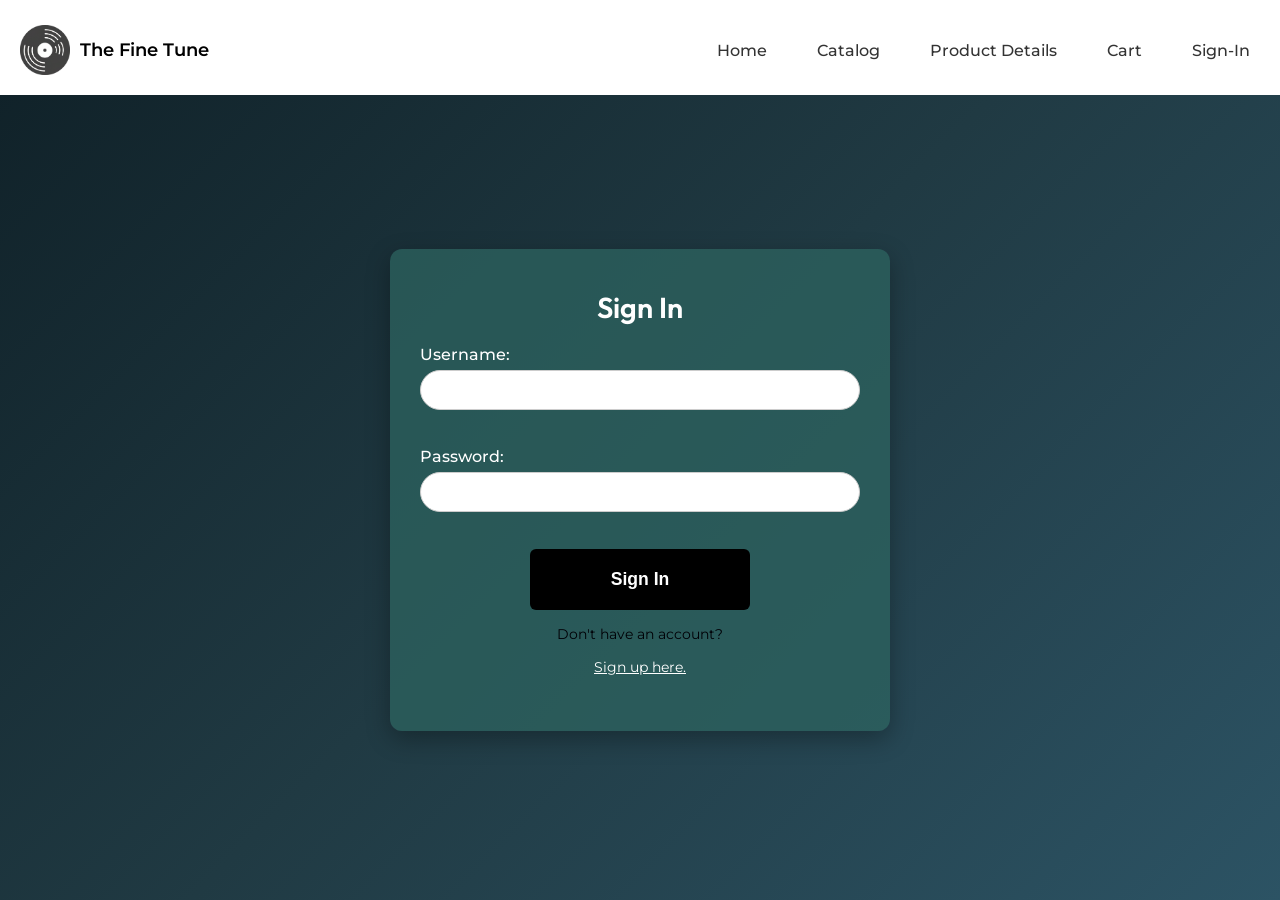
<file: structure/signin.html>
<!DOCTYPE html>
<html lang="en">
  <head>
    <link rel="stylesheet" href="../assets/css/signin.css">
    <link rel="stylesheet" href="../assets/css/signin.css">
    <link rel="stylesheet" href="../assets/css/header.css">
    <link rel="stylesheet" href="../assets/css/footer.css">
    <script src="../assets/javascript/signin.js"></script>
    <link
      href="https://fonts.googleapis.com/css2?family=Montserrat:ital,wght@0,100..900;1,100..900&display=swap"
      rel="stylesheet"
    >
    <link
      href="https://fonts.googleapis.com/css2?family=Montserrat:ital,wght@0,100..900;1,100..900&family=Outfit:wght@100..900&display=swap"
      rel="stylesheet"
    >
    <link
      id="favicon"
      rel="icon"
      type="image/jpg"
      href="../media/productimages/favicon.jpg"
    >
    <title>Sign In</title>
  </head>

  <body>
    <div id="header"></div>
    <form id="signin">
      <fieldset>
        <legend>Sign In</legend>
        <label for="username">Username:</label>
        <input type="text" id="username" name="username" required>
        <br>
        <br>
        <label for="password">Password:</label>
        <input type="password" id="password" name="password" required>
        <br>
        <br>
        <input type="submit" value="Sign In">
        <p>Don't have an account? <a href="signup.html"><p>Sign up here.<p></a></p>
      </fieldset>
    </form>
  </body>
</html>
</file>
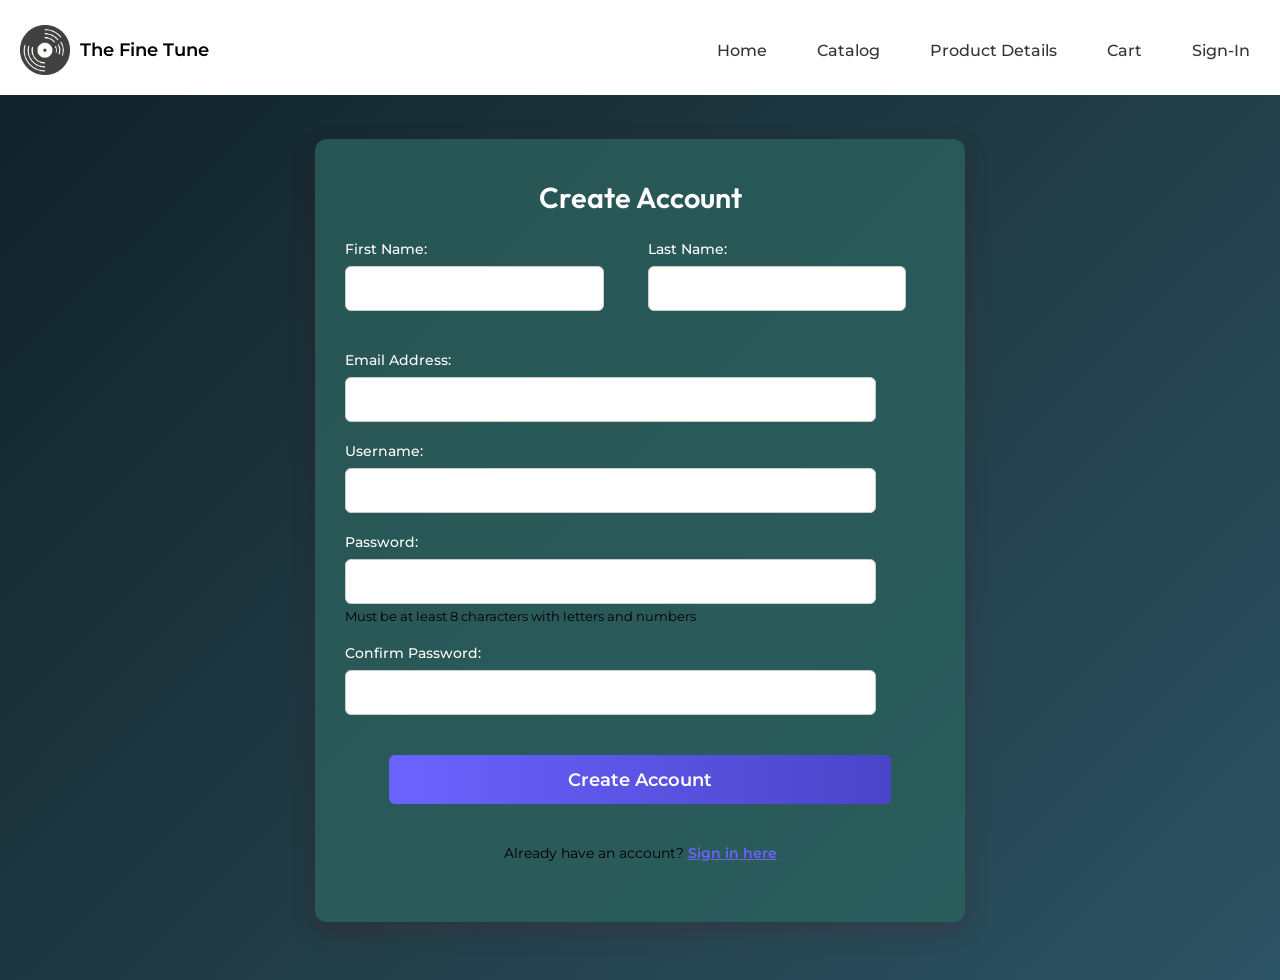
<file: structure/signup.html>
<!DOCTYPE html>
<html lang="en">
  <head>
    <link rel="stylesheet" href="../assets/css/signup.css">
    <link rel="stylesheet" href="../assets/css/header.css">
    <link
      href="https://fonts.googleapis.com/css2?family=Montserrat:ital,wght@0,100..900;1,100..900&display=swap"
      rel="stylesheet"
    >
    <link
      href="https://fonts.googleapis.com/css2?family=Montserrat:ital,wght@0,100..900;1,100..900&family=Outfit:wght@100..900&display=swap"
      rel="stylesheet"
    >
    <link
      id="favicon"
      rel="icon"
      type="image/jpg"
      href="../media/productimages/favicon.jpg"
    >
    <title>Create Account</title>
  </head>
  
  <body>
    <div id="header"></div>
    
    <div class="form-container">
        <form id="signup"> 
            <fieldset>
                <legend>Create Account</legend>
                <div class="form-row">
                    <div class="form-group half">
                        <label for="firstname">First Name:</label>
                        <input type="text" id="firstname" name="firstname" required />
                    </div>
                    <div class="form-group half">
                        <label for="lastname">Last Name:</label>
                        <input type="text" id="lastname" name="lastname" required />
                    </div>
                </div>
                <div class="form-group">
                    <label for="email">Email Address:</label>
                    <input type="email" id="email" name="email" required />
                </div>
                <div class="form-group">
                    <label for="username">Username:</label>
                    <input type="text" id="username" name="username" required />
                </div>
                <div class="form-group">
                    <label for="password">Password:</label>
                    <input type="password" id="password" name="password" required />
                    <small class="password-hint">Must be at least 8 characters with letters and numbers</small>
                </div>
                <div class="form-group">
                    <label for="confirm-password">Confirm Password:</label>
                    <input type="password" id="confirm-password" name="confirm-password" required />
                </div>
                <input type="submit" value="Create Account" class="signup-button" />
                <p class="signin-link">Already have an account? <a href="signin.html">Sign in here</a></p>
            </fieldset>
        </form>
    </div>
    <script src="../assets/javascript/signup.js"></script>
  </body>
</html>
</file>
<file: assets/css/styles.css>
.montserrat {
    font-family: 'Montserrat', sans-serif;
}

.outfit {
    font-family: 'Outfit', sans-serif;
}


body {
    margin: 0;
    padding-top: 60px;
    background: #f8f8f8;
    min-height: 100vh;
    font-family: 'Montserrat', sans-serif;
}



/*HERO SECTION*/
.container {
    width: 90%;
    max-width: 1200px;
    margin: 0 auto;
    display: grid;
    grid-template-columns: 1fr 1fr;
    align-items: flex-start;
    gap: 10px;
}

/* Float fallback for very old browsers */
.no-grid .container {
    display: block;
}

.no-grid .left {
    float: left;
    width: 45%;
}

.no-grid .right {
    float: right;
    width: 45%;
}

/* HERO TEXT*/
.left {
    display: flex;
    flex-direction: column;
    gap: 15px;
}

.hero_text {
    font-size: 60px;
    line-height: 1.1;
    margin: 0;
    font-family: 'Outfit', sans-serif;
}

p {
    font-size: 16px;
    color: #333;
}

.hero_desc {
    max-width: 400px;
}

/* BUTTON */
.btn {
    margin-top: 30px;
    background: #fff;
    padding: 12px 25px;
    border-radius: 30px;
    display: inline-flex;
    align-items: center;
    gap: 10px;
    border: 1px solid #ccc;
    cursor: pointer;
    font-size: 15px;
    max-width: fit-content;
    transition: background 0.3s ease;
}

.btn:hover {
    background: #eee;
}


.circle-icon {
    width: 28px;
    height: 28px;
    border-radius: 50%;
    background: #000;
    display: flex;
    justify-content: center;
    align-items: center;
    color: #fff;
    font-weight: bold;
}


.search-bar {
  justify-content: center;
  align-items: center;
  width: 100%;
}


.search-bar input[type="search"] {
  width: 320px;
  max-width: 90%;
  padding: 12px 18px;
  font-size: 15px;
  font-family: 'Montserrat', sans-serif;
  border-radius: 30px;
  border: 1px solid #ccc;
  outline: none;
  background: #fff;
  transition: all 0.25s ease;
}


.search-bar input[type="search"]:focus {
  border-color: #000;
  box-shadow: 0 0 0 3px rgba(0, 0, 0, 0.08);
}


.search-bar input::placeholder {
  color: #888;
  font-weight: 400;
}

#search-results {
  max-width: 320px;
  margin: 10px auto 0;
}

.search-result-item {
  background: #fff;
  border: 1px solid #ddd;
  padding: 10px 14px;
  cursor: pointer;
  border-radius: 6px;
  margin-bottom: 6px;
  transition: background 0.2s ease;
}

.search-result-item:hover {
  background: #f0f0f0;
}



/* HERO IMAGE */
.vinyl {
    width: 100%;
    border-radius: 10px;
    object-fit: cover;
}
@media (max-width: 768px) {

   
    
    * {
        box-sizing: border-box;
    }

    body {
        overflow-x: hidden;
    }

    /* HEADER (FIXED SAFE)*/
    header {
        width: 100%;
        padding-top: 0;
        position: static;
    }

    header .navbar {
        display: flex;
        flex-direction: column;
        align-items: center;
        justify-content: center;
        gap: 12px;
        padding: 12px;
    }

    /* LOGO*/
    .logo,
    .nav-logo {
        justify-content: center;
        gap: 8px;
    }

    .header-logo {
        width: 40px;
        height: 40px;
    }

    .logo-text {
        font-size: 16px;
        white-space: nowrap;
    }

    .header-logo:hover,
    .logo-text:hover {
        transform: none;
        font-size: 20px;
    }

    .notes {
        display: none;
    }

    /* NAV MENU */
    .nav-menu {
        display: flex;
        flex-direction: column;
        width: 100%;
        gap: 6px;
        margin: 0;
        padding: 0;
    }

    .nav-item {
        width: 100%;
        display: block;
    }

    .nav-link {
        display: block;
        width: 100%;
        text-align: center;
        padding: 10px 0;
        font-size: 14px;
        border-radius: 0;
    }

    /* HERO SECTION*/
    .container {
        width: 100%;
        margin: 0 auto;
        display: grid;
        grid-template-columns: 1fr;
        gap: 24px;
        padding-top: 10px;
    }

    .left {
        display: flex;
        flex-direction: column;
        align-items: center;
        text-align: center;
        gap: 12px;
    }

    .hero_text {
        font-size: 36px;
        line-height: 1.2;
    }

    .hero_desc {
        max-width: 100%;
        font-size: 15px;
    }

    /* BUTTON*/
    .btn {
        margin-top: 18px;
        padding: 14px 24px;
        font-size: 14px;
    }

    .circle-icon {
        width: 26px;
        height: 26px;
        font-size: 14px;
    }

    /* IMAGE */
    .vinyl {
        width: 70%;
        max-height: 280px;
        object-fit: cover;
        border-radius: 10px;
        margin: 0 auto;
        padding-bottom: 20px;
    }
}
</file>
<file: assets/css/header.css>
header {
    position: fixed;
    top: 0;
    z-index: 5;
    width: 100%;
    background: #fff;
    padding-top: 5px;
}

/* Navbar container */
header .navbar {
    display: flex;
    justify-content: space-between;
    align-items: center;
    padding: 20px;
}

/*LOGO AREA*/
.logo,
.nav-logo {
    display: flex;
    align-items: center;
    gap: 10px;
    text-decoration: none;
}

.header-logo {
    width: 50px;
    height: 50px;
}

.header-logo:hover {
    transform: scale(1.1);
    transition: transform 0.3s ease;
}

.logo-text {
    font-family: 'Montserrat', sans-serif;
    font-size: 18px;
    font-weight: 600;
    color: #000;
    white-space: nowrap;
    transition: color 0.3s ease, font-size 0.3s ease;
}

.logo-text:hover {
    font-size: 24px;
}
.notes {
  position: absolute;
  left: 10%;
  bottom: 0;
  width: 100px;
  pointer-events: none;
  opacity: 0;
}

.logo:hover .notes {
  animation: notesUpidyUp 1s ease-out forwards;
}

@keyframes notesUpidyUp {
  0% {
    opacity: 0;
    transform: translate(-50%, -30px);
  }
  30% {
    opacity: 1;
  }
  60% {
    opacity: 1;
  }
  100% {
    opacity: 0;
    transform: translate(-50%, -70px);
  }
}

/* NAVIGATION */
.nav-menu {
    display: flex;
    gap: 30px;
    list-style: none;
    
    margin: 0;
    padding: 0;
}

.nav-item {
    display: inline-block;
}

.nav-link {
    font-family: 'Montserrat', sans-serif;
    font-size: 16px;
    font-weight: 500;
    color: #333;
    text-decoration: none;
    padding: 5px 10px;
    border-radius: 5px;
    transition: color 0.3s ease, background-color 0.3s ease;
}

.nav-link:hover {
    color: #fff;
    background-color: #000;
    border-radius: 5px;
}

/* RESPONSIVE HEADER */
@media (max-width: 768px) {
    /* HEADER (FIXED SAFE)*/
    header {
        width: 100%;
        padding-top: 0;
        position: relative;
        z-index: 10;
    }

    header .navbar {
        display: flex;
        flex-direction: column;
        align-items: center;
        justify-content: center;
        gap: 12px;
        padding: 12px;
    }

    /* LOGO*/
    .logo,
    .nav-logo {
        justify-content: center;
        gap: 8px;
    }

    .header-logo {
        width: 40px;
        height: 40px;
    }

    .logo-text {
        font-size: 16px;
        white-space: nowrap;
    }

    .header-logo:hover,
    .logo-text:hover {
        transform: none;
        font-size: 20px;
    }

    .notes {
        display: none;
    }

    /* NAV MENU */
    .nav-menu {
        display: flex;
        flex-direction: column;
        width: 100%;
        gap: 6px;
        margin: 0;
        padding: 0;
    }

    .nav-item {
        width: 100%;
        display: block;
    }

    .nav-link {
        display: block;
        width: 100%;
        text-align: center;
        padding: 10px 0;
        font-size: 14px;
        border-radius: 0;
    }
}
</file>
<file: assets/css/footer.css>
.footer {
    background: linear-gradient(135deg, #2d4a3e 0%, #1a2f24 100%);
    color: white;
    padding: 40px 0 0px;
}

.footer-container {
    max-width: 1200px;
    margin: 0 auto;
    padding: 0 20px;
    display: flex;
}

.newsletter-section {
    max-width: 400px;
}

.unleash-text {
    margin-bottom: 40px;
    line-height: 0.9;
}

.unleash {
    display: block;
    font-size: 32px;
    font-weight: 300;
    font-style: italic;
    color: #ffffff;
    margin-bottom: 5px;
}

.your {
    display: block;
    font-size: 48px;
    font-weight: 900;
    color: #ffffff;
    margin-bottom: -5px;
}

.inner {
    display: block;
    font-size: 48px;
    font-weight: 900;
    color: #ffffff;
    margin-bottom: -5px;
}

.artist {
    display: block;
    font-size: 120px;
    font-weight: 900;
    color: #ffffff;
    line-height: 0.8;
    letter-spacing: -2px;
}



.signup-form a {
    font-size: 24px;
    font-weight: 600;
    margin-bottom: 8px;
    flex: 1;
    text-decoration: none;
    color: white;
}



.signup-form p {
    font-size: 14px;
    color: #cccccc;
    margin-bottom: 20px;
    line-height: 1.4;
}



.email-input {
    padding: 12px 16px;
    border: none;
    background-color: white;
    color: #333;
    font-size: 14px;
    font-weight: 500;
    letter-spacing: 0.5px;
}

.email-input::placeholder {
    color: #999;
    font-weight: 500;
    letter-spacing: 0.5px;
}

.submit-btn {
    padding: 12px 24px;
    background-color: #000;
    color: white;
    border: none;
    font-size: 14px;
    font-weight: 600;
    letter-spacing: 0.5px;
    cursor: pointer;
    margin: 10px 0;
    border-radius: 5px;
    transition: background-color 0.3s ease;
}

.submit-btn:hover {
    background-color: #333;
}

/* Social Icons */
.social-icons {
    display: flex;
    gap: 15px;
}

.social-icon {
    width: 40px;
    height: 40px;
    background-color: #000;
    border-radius: 50%;
    display: flex;
    align-items: center;
    justify-content: center;
    color: white;
    text-decoration: none;
    transition: background-color 0.3s ease;
}

.social-icon:hover {
    background-color: #333;
}

.social-icon svg {
    width: 20px;
    height: 20px;
}


.nav-links {
    flex: 2;
    display: flex;
    gap: 60px;
}

.nav-column {
    flex: 1;
}

.nav-column h4 {
    font-size: 16px;
    font-weight: 600;
    margin-bottom: 20px;
    color: #ffffff;
}

.distributor-title {
    margin-top: 30px;
}

.nav-column ul {
    list-style: none;
}

.nav-column li {
    margin-bottom: 12px;
}

.nav-column a {
    color: #cccccc;
    text-decoration: none;
    font-size: 14px;
    line-height: 1.4;
    transition: color 0.3s ease;
}

.nav-column a:hover {
    color: #ffffff;
}



/* Responsive Design */
@media (max-width: 768px) {
    .footer-container {
        flex-direction: column;
        gap: 40px;
    }

    .newsletter-section {
        max-width: 100%;
    }

    .unleash-text {
        margin-bottom: 30px;
    }

    .unleash {
        font-size: 24px;
    }

    .your,
    .inner {
        font-size: 36px;
    }

    .artist {
        font-size: 80px;
    }

    .nav-links {
        flex-direction: column;
        gap: 30px;
    }

    .email-form {
        flex-direction: column;
        gap: 10px;
    }

    .submit-btn {
        align-self: flex-start;
    }
}

@media (max-width: 480px) {
    .footer {
        padding: 40px 0 30px;
    }

    .footer-container {
        padding: 0 15px;
    }

    .unleash {
        font-size: 20px;
    }

    .your,
    .inner {
        font-size: 28px;
    }

    .artist {
        font-size: 60px;
    }
}

.container {
    min-height: calc(100vh - 90px);
    padding-top: 120px;
}

.footer-container {
    display: flex;
    gap: 40px;
    align-items: flex-start;
}

.footer-left {
    flex: 1 1 45%;
}

.nav-links {
    flex: 0 0 28%;
}

.nav-links ul {
    list-style: none;
    padding: 0;
    margin: 0;
    display: flex;
    flex-direction: column;
    gap: 12px;
}

.nav-links a {
    color: #cccccc;
    text-decoration: none;
    font-size: 16px;
    transition: color 0.2s ease;
}

.nav-links a:hover {
    color: #ffffff;
}

.footer-right {
    flex: 0 0 260px;
}

@media (max-width: 768px) {
    .container {
        min-height: auto;
        padding-top: 10px;
    }

    .footer-container {
        flex-direction: column;
    }

    .nav-links {
        order: 2;
    }

    .footer-right {
        order: 3;
    }

    .footer-left {
        order: 1;
    }
}
</file>
<file: assets/css/cart.css>
.container {
    padding: 40px;
}

.main-grid {
    display: grid;
    grid-template-columns: 2fr 1fr;
    gap: 30px;
}

a{
    text-decoration: none;
    color: black;
    margin: 2px;
}

.card {
    background: #fff;
    padding: 20px;
    border-radius: 12px;
    box-shadow: 0 10px 20px rgba(0,0,0,0.05);
}


.cart-table {
    width: 100%;
    border-collapse: collapse;
}

.cart-table th,
.cart-table td {
    padding: 12px;
    border-bottom: 1px solid #ddd;
    text-align: center;
}

.actions button {
    margin-right: 5px;
    padding: 6px 12px;
    border-radius: 5px;
    border: none;
    cursor: pointer;
    font-weight: 500;
}

.actions button.purchase {
    background: #19191a;
    color: #fff;
}

.actions button.rent {
    background: #555453;
    color: #fff;
}


.details p {
    display: flex;
    justify-content: space-between;
    margin: 10px 0;
}

.details .total {
    font-weight: bold;
}

.checkout button {
    background: rgb(77, 77, 77);
    color: #fff;
    width: 100%;
    padding: 10px 0;
    border-radius: 6px;
    margin-top: 15px;
    cursor: pointer;
}

.checkout button:hover {
    background: #757576;
}
@media (max-width: 768px) {
    .navbar {
        flex-direction: column;
        align-items: flex-start;
        padding: 15px 20px;
    }

    .nav-menu {
        flex-direction: column;
        gap: 15px;
        width: 100%;
    }

    .nav-logo {
        margin-bottom: 10px;
    }
}
@media (max-width: 992px) {
    .main-grid {
        grid-template-columns: 1fr; 
        gap: 20px;
    }
}
@media (max-width: 768px) {
    .card {
        padding: 15px;
    }

    .cart-table th,
    .cart-table td {
        padding: 8px;
        font-size: 14px;
    }

    .actions button {
        padding: 5px 10px;
        font-size: 14px;
    }

    .checkout button {
        padding: 8px 0;
    }
}
@media (max-width: 576px) {
    .nav-logo img {
        width: 40px;
        margin-right: 8px;
    }
}
</file>
<file: assets/css/catalog.css>
* {
    margin: 0;
    padding: 0;
    box-sizing: border-box;
}

body {
    font-family: 'Segoe UI', Tahoma, Geneva, Verdana, sans-serif;
    background-color: #f5f5f5;
    color: #333;
    line-height: 1.6;
}

a {
    color: #007bff;
    text-decoration: none;
}

a:hover {
    text-decoration: underline;
}

/* ===== Catalog Container ===== */
.catalog-container {
    max-width: 1400px;
    margin: 0 auto;
    padding: 20px;
}

.catalog-header {
    text-align: center;
    margin-bottom: 40px;
    padding-bottom: 20px;
    border-bottom: 2px solid #ddd;
}

.catalog-header h1 {
    font-size: 2.5rem;
    color: #222;
    margin-bottom: 10px;
}

.catalog-header .subtitle {
    font-size: 1.1rem;
    color: #666;
    font-weight: normal;
}

/* ===== Catalog Layout ===== */
.catalog-layout {
    display: grid;
    grid-template-columns: 280px 1fr;
    gap: 30px;
    margin-top: 20px;
}

@media (max-width: 768px) {
    .catalog-layout {
        grid-template-columns: 1fr;
    }
}

/* ===== Filter Sidebar ===== */
.filters-sidebar {
    background: white;
    padding: 25px;
    border-radius: 8px;
    box-shadow: 0 2px 8px rgba(0, 0, 0, 0.1);
    height: fit-content;
    position: sticky;
    top: 20px;
}

.filters-sidebar h2 {
    font-size: 1.3rem;
    margin-bottom: 20px;
    color: #222;
    border-bottom: 2px solid #007bff;
    padding-bottom: 10px;
}

.filters-form {
    display: flex;
    flex-direction: column;
}

.filter-group {
    margin-bottom: 25px;
    padding-bottom: 20px;
    border-bottom: 1px solid #eee;
}

.filter-group:last-child {
    border-bottom: none;
    margin-bottom: 0;
    padding-bottom: 0;
}

.filter-group legend {
    font-size: 1rem;
    font-weight: 600;
    color: #333;
    margin-bottom: 12px;
    display: block;
}

.filter-options {
    display: flex;
    flex-direction: column;
    gap: 10px;
}

.filter-options label {
    display: flex;
    align-items: center;
    cursor: pointer;
    font-size: 0.95rem;
    color: #555;
}

.filter-options label:hover {
    color: #007bff;
}

.filter-options input[type="radio"] {
    margin-right: 10px;
    cursor: pointer;
    width: 16px;
    height: 16px;
}

.price-inputs {
    display: flex;
    flex-direction: column;
    gap: 10px;
}

.price-inputs label {
    display: flex;
    align-items: center;
    font-size: 0.95rem;
}

.price-inputs input {
    flex: 1;
    padding: 8px 10px;
    border: 1px solid #ddd;
    border-radius: 4px;
    margin-left: 5px;
    font-size: 0.9rem;
}

.sort-select {
    width: 100%;
    padding: 10px;
    border: 1px solid #ddd;
    border-radius: 4px;
    background-color: white;
    cursor: pointer;
    font-size: 0.95rem;
}

.btn-filter {
    background-color: #007bff;
    color: white;
    padding: 12px 20px;
    border: none;
    border-radius: 4px;
    cursor: pointer;
    font-size: 1rem;
    font-weight: 600;
    margin-top: 15px;
    transition: background-color 0.3s;
}

.btn-filter:hover {
    background-color: #0056b3;
}

.btn-reset {
    display: inline-block;
    text-align: center;
    padding: 10px 20px;
    border: 2px solid #ddd;
    border-radius: 4px;
    background-color: white;
    color: #666;
    cursor: pointer;
    font-size: 0.95rem;
    margin-top: 10px;
    transition: all 0.3s;
}

.btn-reset:hover {
    border-color: #999;
    color: #333;
}

/* ===== Products Main ===== */
.products-main {
    background: white;
    padding: 25px;
    border-radius: 8px;
    box-shadow: 0 2px 8px rgba(0, 0, 0, 0.1);
}

.results-info {
    margin-bottom: 20px;
    padding-bottom: 15px;
    border-bottom: 1px solid #eee;
}

.results-info p {
    font-size: 1rem;
    color: #666;
    font-weight: 500;
}

/* ===== Products Grid ===== */
.products-grid {
    display: grid;
    grid-template-columns: repeat(auto-fill, minmax(200px, 1fr));
    gap: 20px;
    margin-bottom: 40px;
}

@media (max-width: 1024px) {
    .products-grid {
        grid-template-columns: repeat(auto-fill, minmax(180px, 1fr));
    }
}

@media (max-width: 768px) {
    .products-grid {
        grid-template-columns: repeat(auto-fill, minmax(150px, 1fr));
    }
}

/* ===== Product Card ===== */
.product-card {
    background: white;
    border: 1px solid #eee;
    border-radius: 6px;
    overflow: hidden;
    transition: all 0.3s ease;
    display: flex;
    flex-direction: column;
}

.product-card:hover {
    transform: translateY(-5px);
    box-shadow: 0 5px 15px rgba(0, 0, 0, 0.15);
    border-color: #ddd;
}

.product-image {
    width: 100%;
    height: 180px;
    background-color: #f0f0f0;
    display: flex;
    align-items: center;
    justify-content: center;
    overflow: hidden;
    position: relative;
}

.product-image img {
    width: 100%;
    height: 100%;
    object-fit: cover;
    transition: transform 0.3s;
}

.product-card:hover .product-image img {
    transform: scale(1.05);
}

.placeholder-image {
    color: #999;
    font-size: 0.9rem;
    font-weight: 500;
}

.product-info {
    padding: 15px;
    flex-grow: 1;
    display: flex;
    flex-direction: column;
}

.product-name {
    font-size: 1rem;
    color: #222;
    margin-bottom: 8px;
    font-weight: 600;
    line-height: 1.3;
}

.product-name a {
    color: #222;
}

.product-name a:hover {
    color: #007bff;
}

.product-brand {
    font-size: 0.85rem;
    color: #999;
    margin-bottom: 5px;
    font-style: italic;
}

.product-category {
    font-size: 0.8rem;
    color: #666;
    margin-bottom: 10px;
    background-color: #f5f5f5;
    padding: 3px 6px;
    border-radius: 3px;
    display: inline-block;
    width: fit-content;
}

.product-footer {
    margin-top: auto;
    display: flex;
    justify-content: space-between;
    align-items: center;
    padding-top: 10px;
    border-top: 1px solid #f0f0f0;
}

.product-price {
    font-size: 1.2rem;
    font-weight: bold;
    color: #007bff;
}

.btn-view {
    background-color: #007bff;
    color: white;
    padding: 6px 12px;
    border-radius: 4px;
    font-size: 0.85rem;
    font-weight: 600;
    transition: background-color 0.3s;
}

.btn-view:hover {
    background-color: #0056b3;
    text-decoration: none;
}

/* ===== Empty State ===== */
.empty-state {
    text-align: center;
    padding: 60px 20px;
    background-color: #f9f9f9;
    border-radius: 8px;
    border: 2px dashed #ddd;
}

.empty-state h2 {
    font-size: 1.8rem;
    color: #333;
    margin-bottom: 15px;
}

.empty-state p {
    font-size: 1.05rem;
    color: #666;
    margin-bottom: 20px;
}

.btn-primary {
    display: inline-block;
    background-color: #28a745;
    color: white;
    padding: 12px 30px;
    border-radius: 4px;
    font-size: 1rem;
    font-weight: 600;
    transition: background-color 0.3s;
}

.btn-primary:hover {
    background-color: #218838;
    text-decoration: none;
}

/* ===== Pagination ===== */
.pagination {
    display: flex;
    justify-content: center;
    align-items: center;
    gap: 8px;
    margin-top: 40px;
    padding-top: 20px;
    border-top: 1px solid #eee;
    flex-wrap: wrap;
}

.page-link {
    display: inline-flex;
    align-items: center;
    justify-content: center;
    width: 36px;
    height: 36px;
    border: 1px solid #ddd;
    border-radius: 4px;
    color: #007bff;
    font-weight: 500;
    transition: all 0.3s;
}

.page-link:hover {
    background-color: #f5f5f5;
    border-color: #007bff;
    text-decoration: none;
}

.page-link.active {
    background-color: #007bff;
    color: white;
    border-color: #007bff;
}

.page-dots {
    color: #999;
    font-weight: 500;
}

.catalog-main h1 {
    text-align: center;
    font-size: 36px;
    margin-bottom: 10px;
    font-family: 'Outfit', sans-serif;
}

.catalog-description {
    text-align: center;
    font-size: 18px;
    color: #666;
    margin-bottom: 40px;
}

.catalog-section {
    margin-bottom: 60px;
}

.catalog-section h2 {
    font-size: 28px;
    margin-bottom: 20px;
    font-family: 'Outfit', sans-serif;
}

.subcategory-grid {
    display: grid;
    grid-template-columns: repeat(auto-fit, minmax(300px, 1fr));
    gap: 20px;
}

.subcategory-card {
    background: #fff;
    padding: 20px;
    border-radius: 10px;
    box-shadow: 0 2px 10px rgba(0,0,0,0.1);
    text-decoration: none;
    color: #333;
    transition: transform 0.3s ease, box-shadow 0.3s ease;
}

.subcategory-card:hover {
    transform: translateY(-5px);
    box-shadow: 0 5px 20px rgba(0,0,0,0.2);
}

.subcategory-card h3 {
    margin: 0 0 10px 0;
    font-size: 24px;
    font-family: 'Outfit', sans-serif;
}

.subcategory-card p {
    margin: 0 0 15px 0;
    color: #666;
}

.subcategory-card span {
    color: #000;
    font-weight: bold;
}

@media (max-width: 768px) {
    * {
        box-sizing: border-box;
    }

    body {
        overflow-x: hidden;
    }

    /* Catalog responsive */
    .catalog-main {
        padding: 10px;
    }

    .catalog-main h1 {
        font-size: 28px;
    }

    .catalog-description {
        font-size: 16px;
    }

    .subcategory-grid {
        grid-template-columns: 1fr;
    }
}
</file>
<file: assets/css/checkout.css>
body{
    background: radial-gradient(circle,rgb(224, 224, 224), #fffefe);
}
header h1 {
    text-align: center;                      
    padding: 20px;               
    border: none;
    font-size: 60px;             
    font-weight: 600;            
    margin: 20px auto;           
    width: fit-content;          
}


.container {
    display: grid;
    grid-template-columns: 1fr 1fr;
    gap: 30px;
    padding: 40px;
}


.card {
    background: #fff;
    padding: 30px 25px;          
    border-radius: 15px;
    box-shadow: 0 10px 20px rgba(0,0,0,0.2);
}


.card h3 {
    margin-bottom: 20px;
    font-size: 25px;
    font-weight: 600;
}


input, select {
    width: 80%;
    padding: 12px;
    margin: 10px 0 20px;
    border-radius: 8px;
    border: 1px solid #ddd;
    background: #fafafa;
    font-size: 16px;
    outline: none;
}

input:focus, select:focus {
    border-color: #3e3e3e;
    box-shadow: 0 0 4px rgba(26, 26, 27, 0.3);
}


.phone-input {
    display: flex;
    gap: 10px;
}

.phone-input select {
    max-width: 150px;
}

label {
    display: block;
    font-weight: 500;
    margin-bottom: 6px;
}


.order-button {
    background: #4d4d4d;       
    color: #fff;
    padding: 20px 80px;
    border-radius: 25px;
    font-weight: 600;
    display: block;
    margin: 20px auto 40px;    
    cursor: pointer;
    transition: background 0.3s;
    border: none;
}

.order-button:hover {
    background: #757576; 
}


@media (max-width: 992px) {
    .container {
        grid-template-columns: 1fr; 
        padding: 20px;
        gap: 20px;
    }
    
    .phone-input {
        flex-direction: column;
    }

    .phone-input select {
        max-width: 100%;
    }
}
</file>
<file: assets/css/details.css>
* {
  margin: 0;
  padding: 0;
  box-sizing: border-box;
}

body {
  font-family: "Segoe UI", Tahoma, Geneva, Verdana, sans-serif;
  background-color: #f5f5f5;
  color: #333;
  line-height: 1.6;
}

a {
  color: #007bff;
  text-decoration: none;
}

a:hover {
  text-decoration: underline;
}

/* ===== Product Detail Container ===== */
.product-detail-container {
  max-width: 1200px;
  margin: 0 auto;
  padding: 20px;
}

/* ===== Breadcrumb ===== */
.breadcrumb {
  display: flex;
  align-items: center;
  gap: 12px;
  margin-bottom: 30px;
  padding: 15px;
  background-color: #f9f9f9;
  border-radius: 6px;
  font-size: 0.95rem;
}

.breadcrumb a {
  color: #007bff;
  transition: color 0.3s;
}

.breadcrumb a:hover {
  color: #0056b3;
  text-decoration: none;
}

.breadcrumb .separator {
  color: #999;
  margin: 0 5px;
}

.breadcrumb .current {
  color: #666;
  font-weight: 600;
}

/* ===== Product Main Section ===== */
.product-main {
  background: white;
  padding: 40px;
  border-radius: 8px;
  box-shadow: 0 2px 8px rgba(0, 0, 0, 0.1);
  margin-bottom: 40px;
}

/* ===== Product Detail Grid ===== */
.product-detail-grid {
  display: grid;
  grid-template-columns: 1fr 1fr;
  gap: 50px;
  margin-bottom: 40px;
}

@media (max-width: 768px) {
  .product-detail-grid {
    grid-template-columns: 1fr;
    gap: 30px;
  }
}

/* ===== Product Image Section ===== */
.product-image-section {
  display: flex;
  align-items: center;
  justify-content: center;
  background-color: #f9f9f9;
  border-radius: 8px;
  min-height: 400px;
  overflow: hidden;
}

.product-image-large {
  width: 100%;
  height: 100%;
  object-fit: contain;
  max-width: 100%;
  max-height: 100%;
}

.placeholder-image-large {
  color: #999;
  font-size: 1.2rem;
  font-weight: 500;
}

/* ===== Product Info Section ===== */
.product-info-section {
  display: flex;
  flex-direction: column;
}

.product-meta {
  display: flex;
  gap: 12px;
  margin-bottom: 15px;
  flex-wrap: wrap;
}

.category-badge,
.brand-badge {
  display: inline-block;
  padding: 6px 12px;
  background-color: #e8f4f8;
  color: #007bff;
  border-radius: 20px;
  font-size: 0.85rem;
  font-weight: 600;
}

.brand-badge {
  background-color: #f0f0f0;
  color: #666;
}

.product-title {
  font-size: 2rem;
  color: #222;
  margin-bottom: 20px;
  line-height: 1.3;
}

.product-pricing {
  display: flex;
  align-items: center;
  gap: 20px;
  margin-bottom: 30px;
  padding-bottom: 30px;
  border-bottom: 2px solid #eee;
}

.price {
  font-size: 2.5rem;
  font-weight: bold;
  color: #007bff;
}

.stock-status {
  padding: 8px 16px;
  border-radius: 6px;
  font-weight: 600;
  font-size: 0.95rem;
}

.stock-status.in-stock {
  background-color: #d4edda;
  color: #155724;
}

.stock-status.out-of-stock {
  background-color: #f8d7da;
  color: #721c24;
}

/* ===== Product Description ===== */
.product-description {
  margin-bottom: 30px;
}

.product-description h3,
.product-specs h3 {
  font-size: 1.2rem;
  color: #222;
  margin-bottom: 12px;
  font-weight: 600;
}

.product-description p {
  color: #555;
  line-height: 1.7;
}

/* ===== Product Specs ===== */
.product-specs {
  margin-bottom: 30px;
}

.specs-table {
  width: 100%;
  border-collapse: collapse;
}

.specs-table tr {
  border-bottom: 1px solid #eee;
}

.specs-table tr:last-child {
  border-bottom: none;
}

.specs-table td {
  padding: 12px 0;
}

.spec-label {
  font-weight: 600;
  color: #333;
  width: 30%;
}

.specs-table td:last-child {
  color: #666;
}

/* ===== Add to Cart Form ===== */
.add-to-cart-form {
  display: flex;
  flex-direction: column;
  gap: 20px;
  margin-bottom: 30px;
  padding-bottom: 30px;
  border-bottom: 2px solid #eee;
}

.form-group {
  display: flex;
  flex-direction: column;
}

.form-group label {
  font-weight: 600;
  color: #333;
  margin-bottom: 8px;
  font-size: 1rem;
}

.quantity-input {
  display: flex;
  align-items: center;
  border: 2px solid #ddd;
  border-radius: 6px;
  width: fit-content;
  overflow: hidden;
}

.qty-btn {
  width: 44px;
  height: 44px;
  border: none;
  background-color: #f5f5f5;
  cursor: pointer;
  font-size: 1.2rem;
  font-weight: bold;
  color: #666;
  transition: background-color 0.3s;
}

.qty-btn:hover {
  background-color: #eee;
}

.qty-field {
  width: 60px;
  height: 44px;
  border: none;
  text-align: center;
  font-size: 1rem;
  font-weight: 600;
}

.qty-field:focus {
  outline: none;
}

.btn-add-to-cart {
  background-color: #28a745;
  color: white;
  padding: 14px 30px;
  border: none;
  border-radius: 6px;
  font-size: 1.05rem;
  font-weight: 600;
  cursor: pointer;
  transition: background-color 0.3s;
}

.btn-add-to-cart:hover {
  background-color: #218838;
}

/* ===== Out of Stock Message ===== */
.out-of-stock-message {
  background-color: #f8d7da;
  color: #721c24;
  padding: 15px 20px;
  border-radius: 6px;
  border-left: 4px solid #721c24;
  font-weight: 500;
}

/* ===== Share Section ===== */
.product-share {
  margin-top: 30px;
}

.product-share p {
  font-size: 0.95rem;
  color: #666;
  margin-bottom: 12px;
  font-weight: 600;
}

.share-buttons {
  display: flex;
  gap: 10px;
}

.share-btn {
  width: 44px;
  height: 44px;
  border: 2px solid #ddd;
  border-radius: 50%;
  background-color: white;
  color: #666;
  font-weight: bold;
  cursor: pointer;
  display: flex;
  align-items: center;
  justify-content: center;
  transition: all 0.3s;
}

.share-btn:hover {
  border-color: #007bff;
  color: #007bff;
  background-color: #f0f8ff;
}

.share-btn.facebook:hover {
  border-color: #1877f2;
  color: #1877f2;
}

.share-btn.twitter:hover {
  border-color: #000;
  color: #000;
}

.share-btn.email:hover {
  border-color: #ea4335;
  color: #ea4335;
}

/* ===== Related Products Section ===== */
.related-products {
  background: white;
  padding: 40px;
  border-radius: 8px;
  box-shadow: 0 2px 8px rgba(0, 0, 0, 0.1);
  margin-top: 40px;
}

.related-products h2 {
  font-size: 1.8rem;
  color: #222;
  margin-bottom: 30px;
}

.related-products-grid {
  display: grid;
  grid-template-columns: repeat(auto-fit, minmax(200px, 1fr));
  gap: 20px;
}

@media (max-width: 768px) {
  .related-products-grid {
    grid-template-columns: repeat(auto-fit, minmax(150px, 1fr));
  }
}

.related-product-card {
  background: #f9f9f9;
  border: 1px solid #eee;
  border-radius: 6px;
  overflow: hidden;
  transition: all 0.3s ease;
  display: flex;
  flex-direction: column;
}

.related-product-card:hover {
  transform: translateY(-3px);
  box-shadow: 0 5px 15px rgba(0, 0, 0, 0.1);
}

.related-product-card .product-image {
  width: 100%;
  height: 150px;
  background-color: #f0f0f0;
  display: flex;
  align-items: center;
  justify-content: center;
  overflow: hidden;
}

.related-product-card .product-image img {
  width: 100%;
  height: 100%;
  object-fit: cover;
  transition: transform 0.3s;
}

.related-product-card:hover .product-image img {
  transform: scale(1.05);
}

.related-product-card .product-info {
  padding: 12px;
}

.related-product-card .product-name {
  font-size: 0.95rem;
  margin-bottom: 8px;
  line-height: 1.3;
}

.related-product-card .product-price {
  font-size: 1.1rem;
  font-weight: bold;
  color: #007bff;
  margin-bottom: 8px;
}

.related-product-card .btn-view {
  width: 100%;
  text-align: center;
  padding: 8px;
  font-size: 0.9rem;
}
.price {
  color: green;
}
.productdetails {
  margin: 20px;
  margin-left: 30px;
  display: block;
  font-family: "Montserrat", sans-serif;
  border-radius: 1rem;
  justify-content: center;
}
.product-image img {
  width: 100%;
  height: 100%;
  object-fit: contain;
}
.cartbutton:hover {
  background-color: black;
  color: white;
  border-radius: 5px;
}
.cartbutton {
  border: soild;
  width: 237px;
  height: 50px;
  background-color: white;
  font-family: "Montserrat", sans-serif;
  display: block;
}
.acousticguitars {
  display: flex;
  overflow-x: auto;
  scroll-behavior: smooth;
  gap: 20px;
  white-space: wrap;
}
.bassguitars {
  display: flex;
  overflow-x: auto;
  scroll-behavior: smooth;
  gap: 20px;
  white-space: wrap;
}
.grandpianos {
  display: flex;
  overflow-x: auto;
  scroll-behavior: smooth;
  gap: 20px;
  white-space: wrap;
}
.uprightpianos {
  display: flex;
  overflow-x: auto;
  scroll-behavior: smooth;
  gap: 20px;
  white-space: wrap;
}

.montserrat {
  font-family: "Montserrat", sans-serif;
}
.titles {
  background-color: black;
  color: white;
  width: 237px;
  min-height: 50px;
  align-items: center;
  justify-content: center;
  text-align: center;
  display: flex;
  flex-wrap: wrap;
  word-wrap: break-word;
  white-space: normal;
}

.hand {
  border: soild;
  width: 70px;
  height: 50px;
  background-color: white;
  font-family: "Montserrat", sans-serif;
  gap: 30px;
}
.hand:hover {
  background-color: black;
  color: white;
  border-radius: 5px;
}
.electricguitars {
  display: flex;
  overflow-x: auto;
  scroll-behavior: smooth;
  gap: 20px;
  white-space: wrap;
}
.mainproducts {
  font-family: "Outfit", sans-serif;
  text-align: center;
  font-size: 60px;
  line-height: 1.1;
  margin: 0 0 20px;
}
.outfit {
  font-family: "Outfit", sans-serif;
}

.Speakers {
  display: flex;
  overflow-x: auto;
  scroll-behavior: smooth;
  gap: 20px;
  white-space: wrap;
}
.internal-nav {
  display: flex;
  justify-content: space-around;
  position: sticky;
  gap: 100px;
  list-style: none;
  padding: 15px;
  text-align: center;
  background-color: black;
  color: white;
  box-sizing: border-box;
  margin-top: 100px;
}
.internal-nav a {
  display: flex;
  position: static;
  justify-content: space-around;
  align-items: center;
  gap: 15px;
  font-family: "Montserrat", sans-serif;
  font-size: 16px;
  font-weight: 500;
  color: white;
  text-decoration: none;
  padding: 5px 10px;
  transition:
    color 0.3s ease,
    background-color 0.3s ease;
  box-sizing: border-box;
}
.internal-nav a:hover {
  color: black;
  background-color: white;
  border-radius: 5px; /* Add subtle rounding for hover effect */
}
</file>
<file: assets/css/signin.css>
* {
  margin: 0;
  padding: 0;
  box-sizing: border-box;
}

body {
  min-height: 100vh;
  font-family: 'Montserrat', sans-serif;
  background: linear-gradient(135deg, #0f2027, #203a43, #2c5364);
}

#signin {
  display: flex;
  position: absolute;
  top: 50%;
  left: 50%;
  transform: translate(-50%, -50%);
  margin-top: 40px;
  background: rgba(44, 99, 95, 0.75);
  padding: 40px 30px;
  border-radius: 12px;
  box-shadow: 0 8px 25px rgba(0, 0, 0, 0.3);
  width: 90%;
  max-width: 500px;
  text-align: center;
}

#signin fieldset {
  border: none;
  width: 100%;
}

#signin legend {
  font-family: 'Outfit', sans-serif;
  font-size: 1.8rem;
  font-weight: 600;
  margin-bottom: 20px;
  color: white;
}

#signin label {
  display: block;
  margin-bottom: 6px;
  font-weight: 500;
  color: white;
  text-align: left;
}

#signin input[type="text"],
#signin input[type="password"] {
  width: 100%;
  padding: 10px 12px;
  margin-bottom: 18px;
  border: 1px solid #ccc;
  border-radius: 20px;
  font-size: 1rem;
  transition: 0.3s;
}

#signin input[type="text"]:focus,
#signin input[type="password"]:focus {
  border-color: #6c63ff;
  outline: none;
  box-shadow: 0 0 8px rgba(108, 99, 255, 0.4);
}

#signin input[type="submit"] {
  width: 50%;
  padding: 20px;
  background: black;
  color: white;
  font-size: 1.1rem;
  font-weight: 600;
  border: none;
  border-radius: 6px;
  cursor: pointer;
  transition: 0.3s;
}

#signin input[type="submit"]:hover {
  background-color: rgba(35, 100, 88, 0.75);
  box-shadow: 0 4px 12px rgba(108, 99, 255, 0.4);
}

#signin p {
  margin-top: 15px;
  font-size: 0.9rem;
  color: #000006;
}

#signin p a{
  color:white;
}

#signin p a:hover {
  text-decoration: underline;
}

@media (max-width: 768px) {
  #signin {
    margin-top: 250px;
  }
  #signin legend {
    font-size: 1.5rem;
  }
}
</file>
<file: assets/css/signup.css>
* {
  margin: 0;
  padding: 0;
  box-sizing: border-box;
}

body {
  min-height: 100vh;
  font-family: 'Montserrat', sans-serif;
  background: linear-gradient(135deg, #0f2027, #203a43, #2c5364);
}

.form-container {
  display: flex;
  justify-content: center;
  align-items: center;
  min-height: 100vh;
  padding: 20px;
  margin-top: 80px;
}

#signup {
    background: rgba(44, 99, 95, 0.75);
    padding: 40px 30px;
    border-radius: 12px;
    box-shadow: 0 8px 25px rgba(94, 12, 12, 0.2);
    width: 90%; 
    max-width: 650px; 
    text-align: center;
    animation: fadeIn 0.5s ease;
}

#signup fieldset {
    border: none;
}

@keyframes fadeIn {
    from { opacity: 0; transform: translateY(20px); }
    to { opacity: 1; transform: translateY(0); }
}

#signup legend {
    font-size: 1.8rem;
    font-weight: 600;
    margin-bottom: 25px;
    color: white;
    font-family: 'Outfit', sans-serif;
    border:none;
}

.form-row {
    display: flex;
    gap: 15px;
    margin-bottom: 20px;
}

.form-group.half {
    flex: 1;
}

.form-group {
    margin-bottom: 20px;
    text-align: left;
}

.form-group label {
    display: block;
    margin-bottom: 8px;
    font-weight: 500;
    color: white;
    font-family: 'Montserrat', sans-serif;
    font-size: 14px;
}

.form-group input[type="text"],
.form-group input[type="email"],
.form-group input[type="password"] {
    width: 90%;
    padding: 12px 15px;
    border: 1px solid #ccc;
    border-radius: 6px;
    font-size: 1rem;
    font-family: 'Montserrat', sans-serif;
    transition: all 0.3s ease;
}

.form-group input:focus {
    border-color: #6c63ff;
    outline: none;
    box-shadow: 0 0 8px rgba(108, 99, 255, 0.3);
}

.password-hint {
    display: block;
    margin-top: 5px;
    font-size: 0.8rem;
    color: #000;
    font-family: 'Montserrat', sans-serif;
}

.signup-button {
    width: 85%;
    padding: 14px;
    background: linear-gradient(90deg, #6c63ff, #4a44c8);
    color: white;
    border: none;
    border-radius: 6px;
    font-size: 1.1rem;
    font-weight: 600;
    font-family: 'Montserrat', sans-serif;
    cursor: pointer;
    transition: all 0.3s ease;
    margin: 20px 0;
}

.signup-button:hover {
    background: linear-gradient(90deg, #5a52e0, #3a34b0);
    box-shadow: 0 4px 12px rgba(108, 99, 255, 0.4);
}


.signin-link {
    margin: 20px 0;
    font-family: 'Montserrat', sans-serif;
    color: #000;
    font-size: 0.9rem;
}

.signin-link a {
    color: #6c63ff;
    text-decoration: underline;
    font-weight: 600;
}

@media (max-width: 768px) {
    #signup {
        width: 90%;
        padding: 30px 20px;
    }
    .form-row {
        flex-direction: column;
        gap: 20px;
    }
}
</file>
